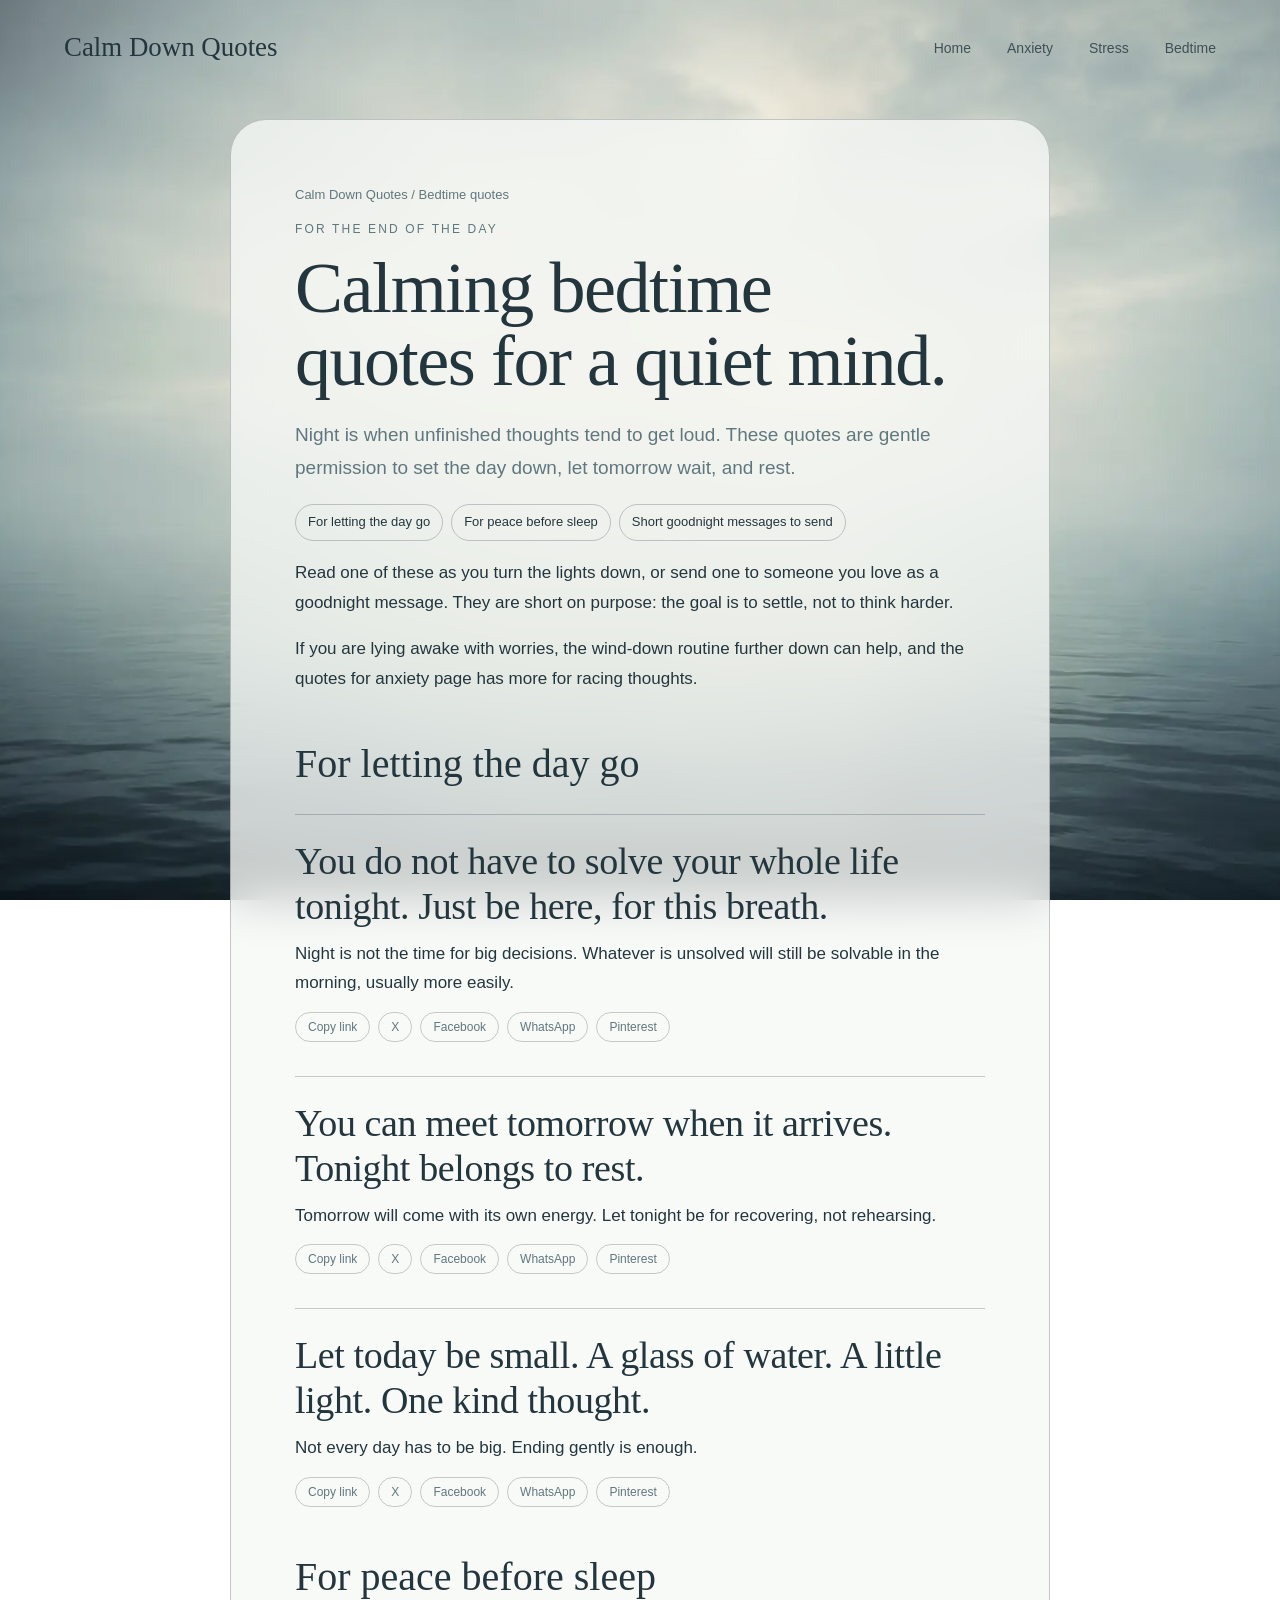
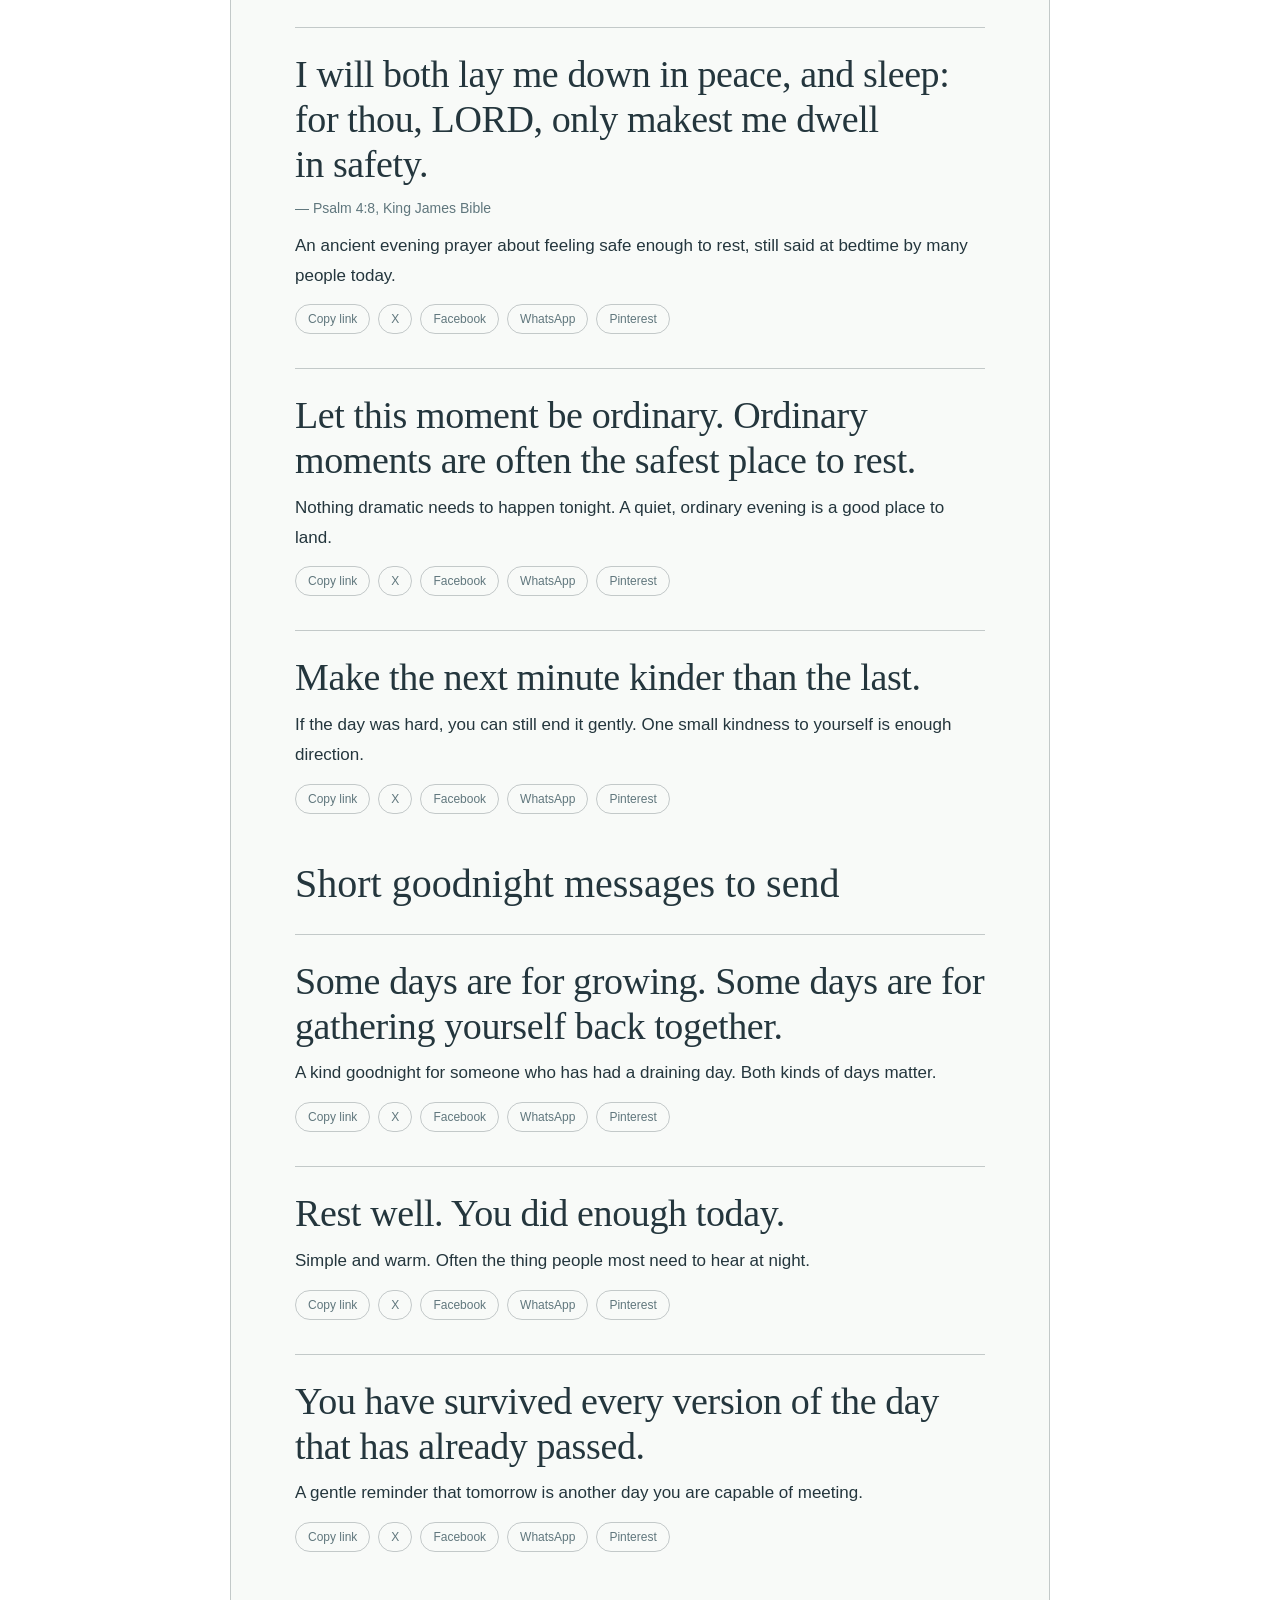
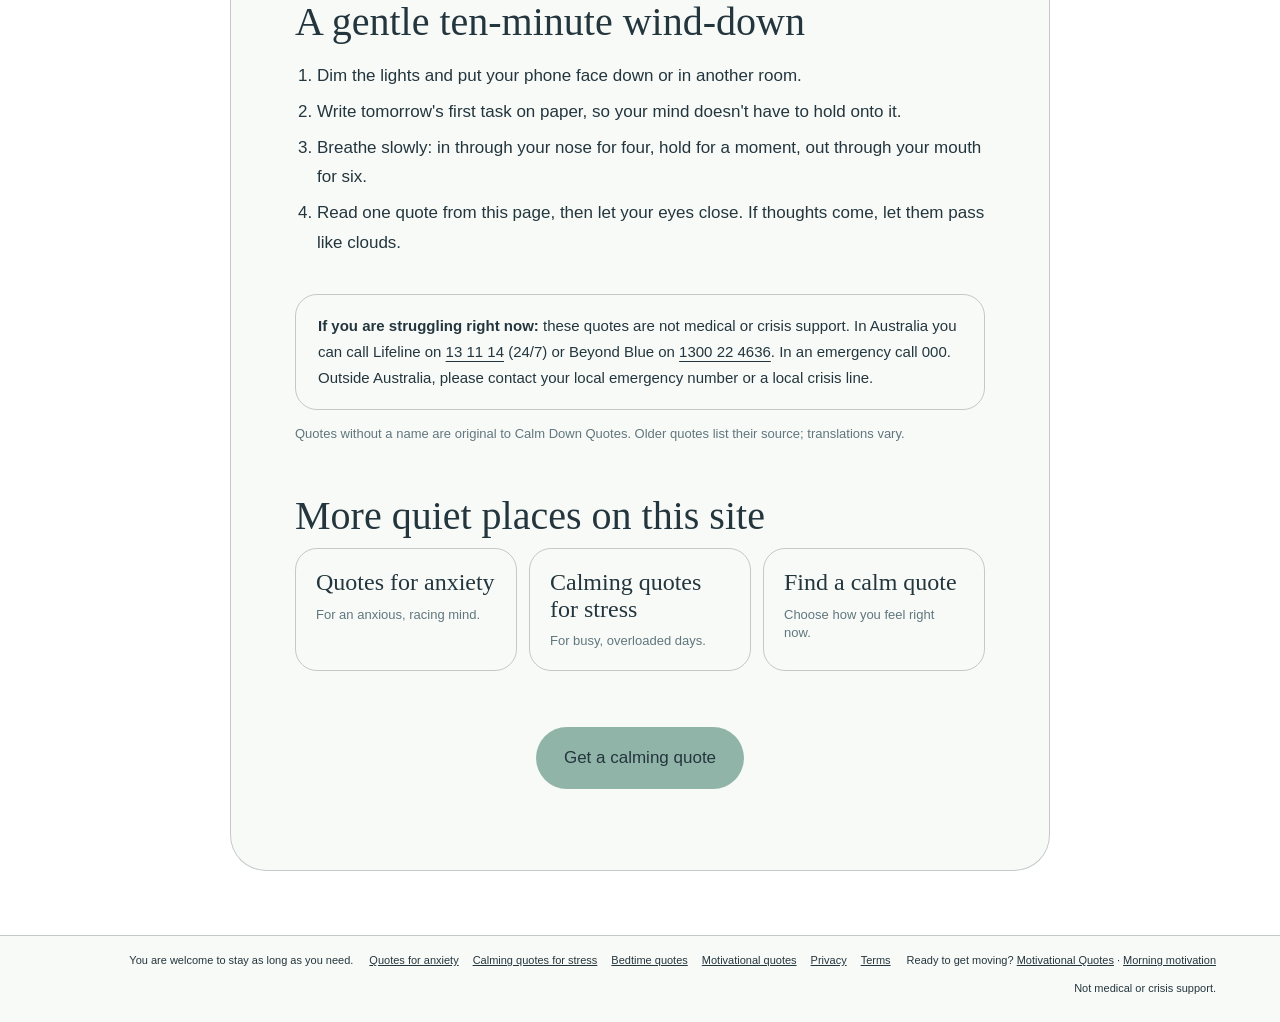
<file: bedtime-quotes/index.html>
<!doctype html>
<html lang="en-AU">
<head>
  <meta charset="utf-8">
  <meta name="viewport" content="width=device-width,initial-scale=1,viewport-fit=cover">
  <title>Calming Bedtime Quotes — Peaceful Words for a Quiet Mind Before Sleep</title>
  <meta name="description" content="Calming bedtime quotes and goodnight words for a quiet mind before sleep, plus a simple wind-down routine for nights when your thoughts won&#x27;t settle.">
  <meta name="robots" content="index,follow,max-image-preview:large">
  <meta name="theme-color" content="#a8c5c4">
  <meta http-equiv="Content-Security-Policy" content="default-src 'self'; img-src 'self' data: blob:; style-src 'self' 'unsafe-inline' https://fonts.googleapis.com; font-src https://fonts.gstatic.com; script-src 'self' 'unsafe-inline' https://www.googletagmanager.com https://www.google-analytics.com https://static.cloudflareinsights.com; connect-src 'self' https://www.google-analytics.com https://*.google-analytics.com https://cloudflareinsights.com; object-src 'none'; base-uri 'self'; form-action 'self'; upgrade-insecure-requests">
  <link rel="canonical" href="https://zero-cool-crash.github.io/calm-down-quotes.github.io/bedtime-quotes/">
  <link rel="icon" href="../favicon.ico" sizes="any">
  <link rel="icon" href="../icon.svg" type="image/svg+xml">
  <link rel="apple-touch-icon" href="../apple-touch-icon.png">
  <meta property="og:type" content="article">
  <meta property="og:site_name" content="Calm Down Quotes">
  <meta property="og:title" content="Calming Bedtime Quotes — Peaceful Words for a Quiet Mind Before Sleep">
  <meta property="og:description" content="Peaceful bedtime quotes and a simple wind-down routine for nights when your mind won&#x27;t settle.">
  <meta property="og:url" content="https://zero-cool-crash.github.io/calm-down-quotes.github.io/bedtime-quotes/">
  <meta property="og:image" content="https://zero-cool-crash.github.io/calm-down-quotes.github.io/og-image.png">
  <meta property="og:image:width" content="1200">
  <meta property="og:image:height" content="630">
  <meta property="og:locale" content="en_AU">
  <meta name="twitter:card" content="summary_large_image">
  <meta name="twitter:title" content="Calming Bedtime Quotes — Peaceful Words for a Quiet Mind Before Sleep">
  <meta name="twitter:description" content="Peaceful bedtime quotes and a simple wind-down routine for nights when your mind won&#x27;t settle.">
  <meta name="twitter:image" content="https://zero-cool-crash.github.io/calm-down-quotes.github.io/og-image.png">
  <link rel="preconnect" href="https://fonts.googleapis.com"><link rel="preconnect" href="https://fonts.gstatic.com" crossorigin>
  <link href="https://fonts.googleapis.com/css2?family=DM+Sans:wght@400;500;600&family=Instrument+Serif&display=swap" rel="stylesheet">
  <link rel="stylesheet" href="../style.css">
  <link rel="stylesheet" href="../content.css">
  <script async src="https://www.googletagmanager.com/gtag/js?id=G-K9P7Z4CKYG"></script>
  <script>window.dataLayer=window.dataLayer||[];function gtag(){dataLayer.push(arguments)}gtag('js',new Date());gtag('config','G-K9P7Z4CKYG',{anonymize_ip:true});</script>
  <script defer src="https://static.cloudflareinsights.com/beacon.min.js" data-cf-beacon='{"token": "e2ef8944c808484183336a91832bf2d7"}'></script>
  <script type="application/ld+json">
{
 "@context": "https://schema.org",
 "@graph": [
  {
   "@type": "Article",
   "headline": "Calming Bedtime Quotes — Peaceful Words for a Quiet Mind Before Sleep",
   "description": "Calming bedtime quotes and goodnight words for a quiet mind before sleep, plus a simple wind-down routine for nights when your thoughts won't settle.",
   "image": "https://zero-cool-crash.github.io/calm-down-quotes.github.io/og-image.png",
   "inLanguage": "en-AU",
   "author": {
    "@type": "Organization",
    "name": "Calm Down Quotes",
    "url": "https://zero-cool-crash.github.io/calm-down-quotes.github.io/"
   },
   "publisher": {
    "@type": "Organization",
    "name": "Calm Down Quotes",
    "logo": {
     "@type": "ImageObject",
     "url": "https://zero-cool-crash.github.io/calm-down-quotes.github.io/icon-512.png"
    }
   },
   "mainEntityOfPage": "https://zero-cool-crash.github.io/calm-down-quotes.github.io/bedtime-quotes/",
   "datePublished": "2026-10-20",
   "dateModified": "2026-10-20",
   "hasPart": [
    {
     "@type": "Quotation",
     "text": "You do not have to solve your whole life tonight. Just be here, for this breath.",
     "creator": {
      "@type": "Organization",
      "name": "Calm Down Quotes"
     }
    },
    {
     "@type": "Quotation",
     "text": "You can meet tomorrow when it arrives. Tonight belongs to rest.",
     "creator": {
      "@type": "Organization",
      "name": "Calm Down Quotes"
     }
    },
    {
     "@type": "Quotation",
     "text": "Let today be small. A glass of water. A little light. One kind thought.",
     "creator": {
      "@type": "Organization",
      "name": "Calm Down Quotes"
     }
    },
    {
     "@type": "Quotation",
     "text": "I will both lay me down in peace, and sleep: for thou, LORD, only makest me dwell in safety.",
     "isPartOf": {
      "@type": "Book",
      "name": "King James Bible"
     },
     "name": "Psalm 4:8",
     "citation": "King James Bible"
    },
    {
     "@type": "Quotation",
     "text": "Let this moment be ordinary. Ordinary moments are often the safest place to rest.",
     "creator": {
      "@type": "Organization",
      "name": "Calm Down Quotes"
     }
    },
    {
     "@type": "Quotation",
     "text": "Make the next minute kinder than the last.",
     "creator": {
      "@type": "Organization",
      "name": "Calm Down Quotes"
     }
    },
    {
     "@type": "Quotation",
     "text": "Some days are for growing. Some days are for gathering yourself back together.",
     "creator": {
      "@type": "Organization",
      "name": "Calm Down Quotes"
     }
    },
    {
     "@type": "Quotation",
     "text": "Rest well. You did enough today.",
     "creator": {
      "@type": "Organization",
      "name": "Calm Down Quotes"
     }
    },
    {
     "@type": "Quotation",
     "text": "You have survived every version of the day that has already passed.",
     "creator": {
      "@type": "Organization",
      "name": "Calm Down Quotes"
     }
    }
   ]
  },
  {
   "@type": "BreadcrumbList",
   "itemListElement": [
    {
     "@type": "ListItem",
     "position": 1,
     "name": "Calm Down Quotes",
     "item": "https://zero-cool-crash.github.io/calm-down-quotes.github.io/"
    },
    {
     "@type": "ListItem",
     "position": 2,
     "name": "Bedtime quotes",
     "item": "https://zero-cool-crash.github.io/calm-down-quotes.github.io/bedtime-quotes/"
    }
   ]
  }
 ]
}
  </script>
</head>
<body class="theme-water">
  <div class="backdrop" aria-hidden="true"></div>
  <header class="header"><a class="brand" href="../">Calm Down Quotes</a><nav class="content-nav" aria-label="Main navigation"><a href="../">Home</a><a href="../quotes-for-anxiety/">Anxiety</a><a href="../calming-quotes-for-stress/">Stress</a><a href="../bedtime-quotes/">Bedtime</a></nav></header>
  <main class="article">
    <nav class="breadcrumbs" aria-label="Breadcrumb"><a href="../">Calm Down Quotes</a> <span aria-hidden="true">/</span> <span>Bedtime quotes</span></nav>
    <p class="eyebrow">For the end of the day</p>
    <h1>Calming bedtime quotes for a quiet mind.</h1>
    <p class="lead">Night is when unfinished thoughts tend to get loud. These quotes are gentle permission to set the day down, let tomorrow wait, and rest.</p>
    <nav class="jump-links" aria-label="Page sections"><a href="#letgo">For letting the day go</a><a href="#peace">For peace before sleep</a><a href="#goodnight">Short goodnight messages to send</a></nav>
      <p>Read one of these as you turn the lights down, or send one to someone you love as a goodnight message. They are short on purpose: the goal is to settle, not to think harder.</p>
      <p>If you are lying awake with worries, the wind-down routine further down can help, and the quotes for anxiety page has more for racing thoughts.</p>

      <h2 id="letgo">For letting the day go</h2>
      <div class="quote-entry" id="q-1" data-share-quote><blockquote>You do not have to solve your whole life tonight. Just be here, for this breath.</blockquote><p>Night is not the time for big decisions. Whatever is unsolved will still be solvable in the morning, usually more easily.</p></div>
      <div class="quote-entry" id="q-2" data-share-quote><blockquote>You can meet tomorrow when it arrives. Tonight belongs to rest.</blockquote><p>Tomorrow will come with its own energy. Let tonight be for recovering, not rehearsing.</p></div>
      <div class="quote-entry" id="q-3" data-share-quote><blockquote>Let today be small. A glass of water. A little light. One kind thought.</blockquote><p>Not every day has to be big. Ending gently is enough.</p></div>

      <h2 id="peace">For peace before sleep</h2>
      <div class="quote-entry" id="q-4" data-share-quote data-by="Psalm 4:8"><blockquote>I will both lay me down in peace, and sleep: for thou, LORD, only makest me dwell in safety.</blockquote><cite>— Psalm 4:8, <span>King James Bible</span></cite><p>An ancient evening prayer about feeling safe enough to rest, still said at bedtime by many people today.</p></div>
      <div class="quote-entry" id="q-5" data-share-quote><blockquote>Let this moment be ordinary. Ordinary moments are often the safest place to rest.</blockquote><p>Nothing dramatic needs to happen tonight. A quiet, ordinary evening is a good place to land.</p></div>
      <div class="quote-entry" id="q-6" data-share-quote><blockquote>Make the next minute kinder than the last.</blockquote><p>If the day was hard, you can still end it gently. One small kindness to yourself is enough direction.</p></div>

      <h2 id="goodnight">Short goodnight messages to send</h2>
      <div class="quote-entry" id="q-7" data-share-quote><blockquote>Some days are for growing. Some days are for gathering yourself back together.</blockquote><p>A kind goodnight for someone who has had a draining day. Both kinds of days matter.</p></div>
      <div class="quote-entry" id="q-8" data-share-quote><blockquote>Rest well. You did enough today.</blockquote><p>Simple and warm. Often the thing people most need to hear at night.</p></div>
      <div class="quote-entry" id="q-9" data-share-quote><blockquote>You have survived every version of the day that has already passed.</blockquote><p>A gentle reminder that tomorrow is another day you are capable of meeting.</p></div>

      <h2 id="practice">A gentle ten-minute wind-down</h2>
      <ol><li>Dim the lights and put your phone face down or in another room.</li><li>Write tomorrow's first task on paper, so your mind doesn't have to hold onto it.</li><li>Breathe slowly: in through your nose for four, hold for a moment, out through your mouth for six.</li><li>Read one quote from this page, then let your eyes close. If thoughts come, let them pass like clouds.</li></ol>
      <div class="support-note"><p><strong>If you are struggling right now:</strong> these quotes are not medical or crisis support. In Australia you can call Lifeline on <a href="tel:131114">13 11 14</a> (24/7) or Beyond Blue on <a href="tel:1300224636">1300 22 4636</a>. In an emergency call 000. Outside Australia, please contact your local emergency number or a local crisis line.</p></div>
      <p class="small">Quotes without a name are original to Calm Down Quotes. Older quotes list their source; translations vary.</p>
    <section class="related" aria-labelledby="related-title"><h2 id="related-title">More quiet places on this site</h2><div class="topic-grid"><a class="topic-card" href="../quotes-for-anxiety/"><strong>Quotes for anxiety</strong><span>For an anxious, racing mind.</span></a><a class="topic-card" href="../calming-quotes-for-stress/"><strong>Calming quotes for stress</strong><span>For busy, overloaded days.</span></a><a class="topic-card" href="../"><strong>Find a calm quote</strong><span>Choose how you feel right now.</span></a></div></section>
    <p class="back-home"><a class="primary legal-home" href="../">Get a calming quote</a></p>
  </main>
  <footer class="site-footer"><span>You are welcome to stay as long as you need.</span><nav aria-label="Footer navigation"><a href="../quotes-for-anxiety/">Quotes for anxiety</a><a href="../calming-quotes-for-stress/">Calming quotes for stress</a><a href="../bedtime-quotes/">Bedtime quotes</a><a href="../motivational-quotes/">Motivational quotes</a><a href="../privacy.html">Privacy</a><a href="../terms.html">Terms</a></nav><span>Ready to get moving? <a href="https://motivation-daily.pages.dev/">Motivational Quotes</a> · <a href="https://motivation-daily.pages.dev/morning-motivation-quotes">Morning motivation</a></span><span>Not medical or crisis support.</span></footer>
  <script src="../share.js" data-site="Calm Down Quotes" defer></script>
</body>
</html>
</file>
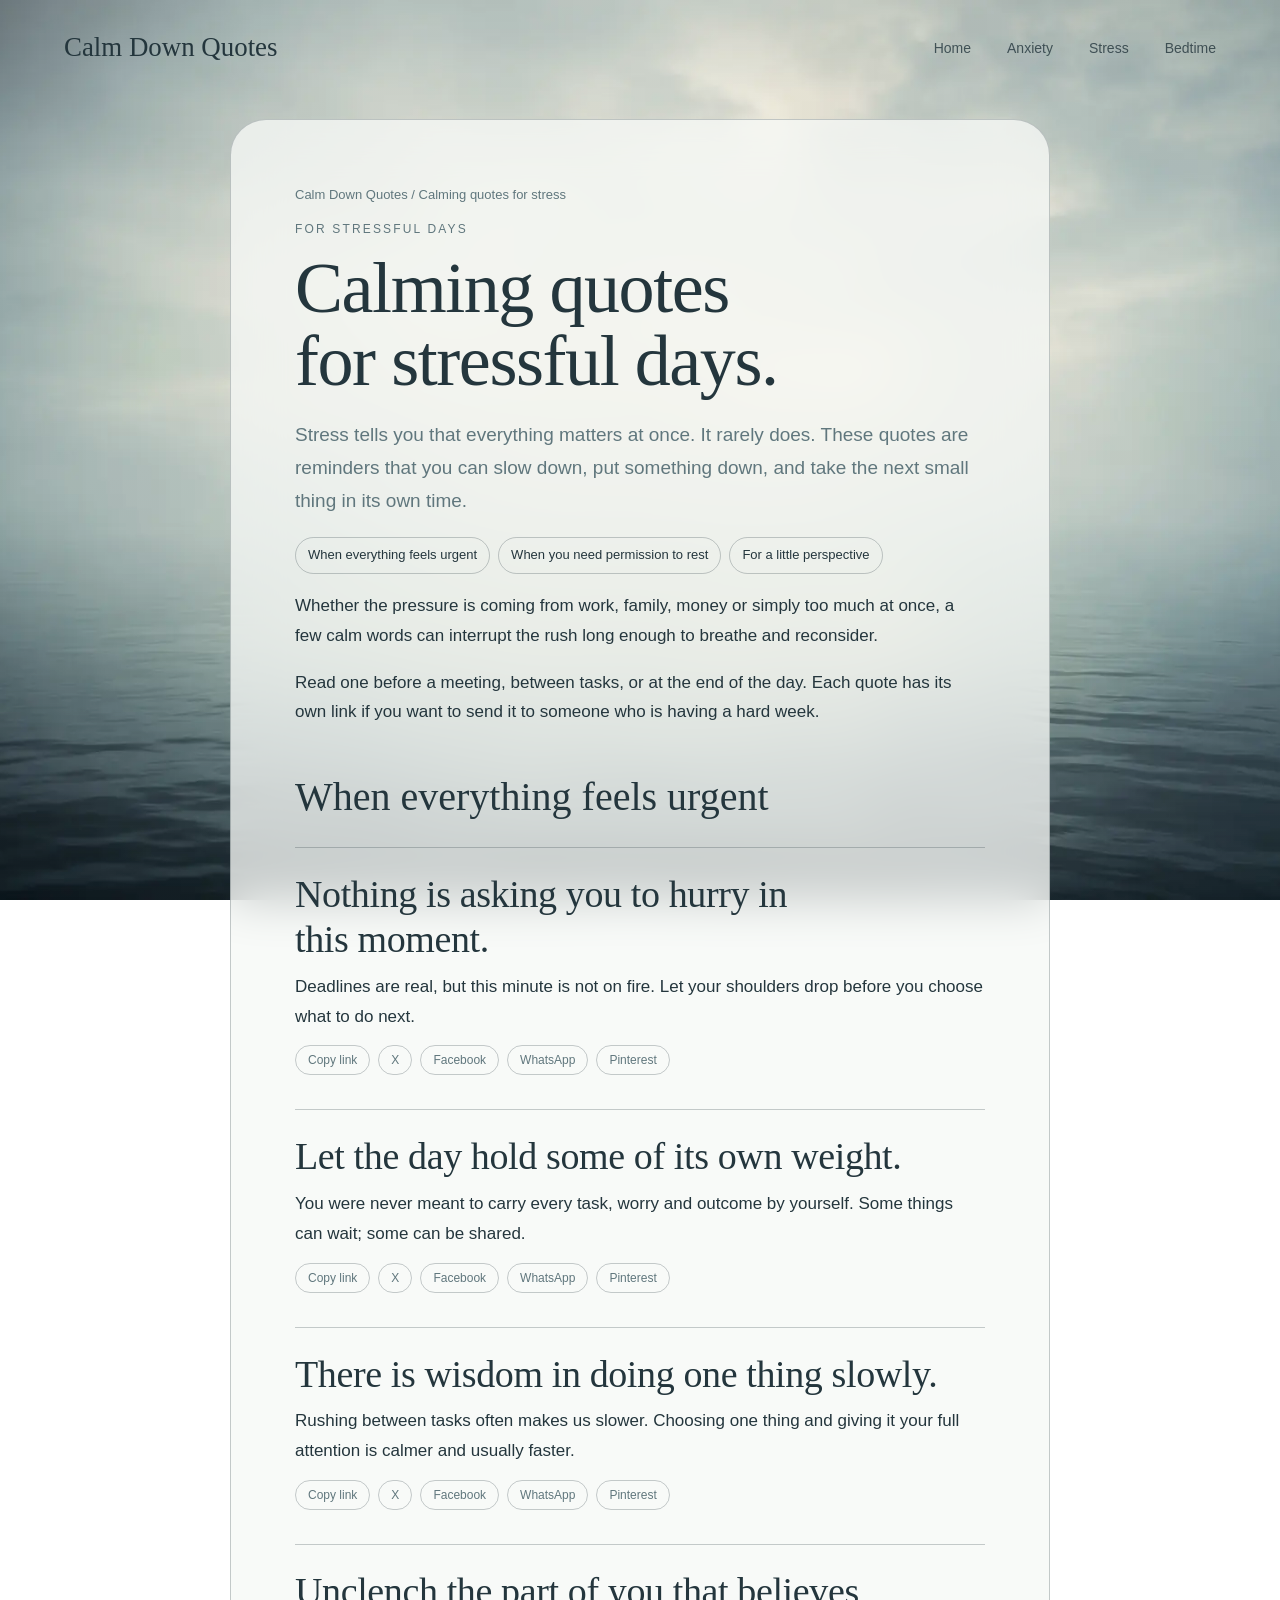
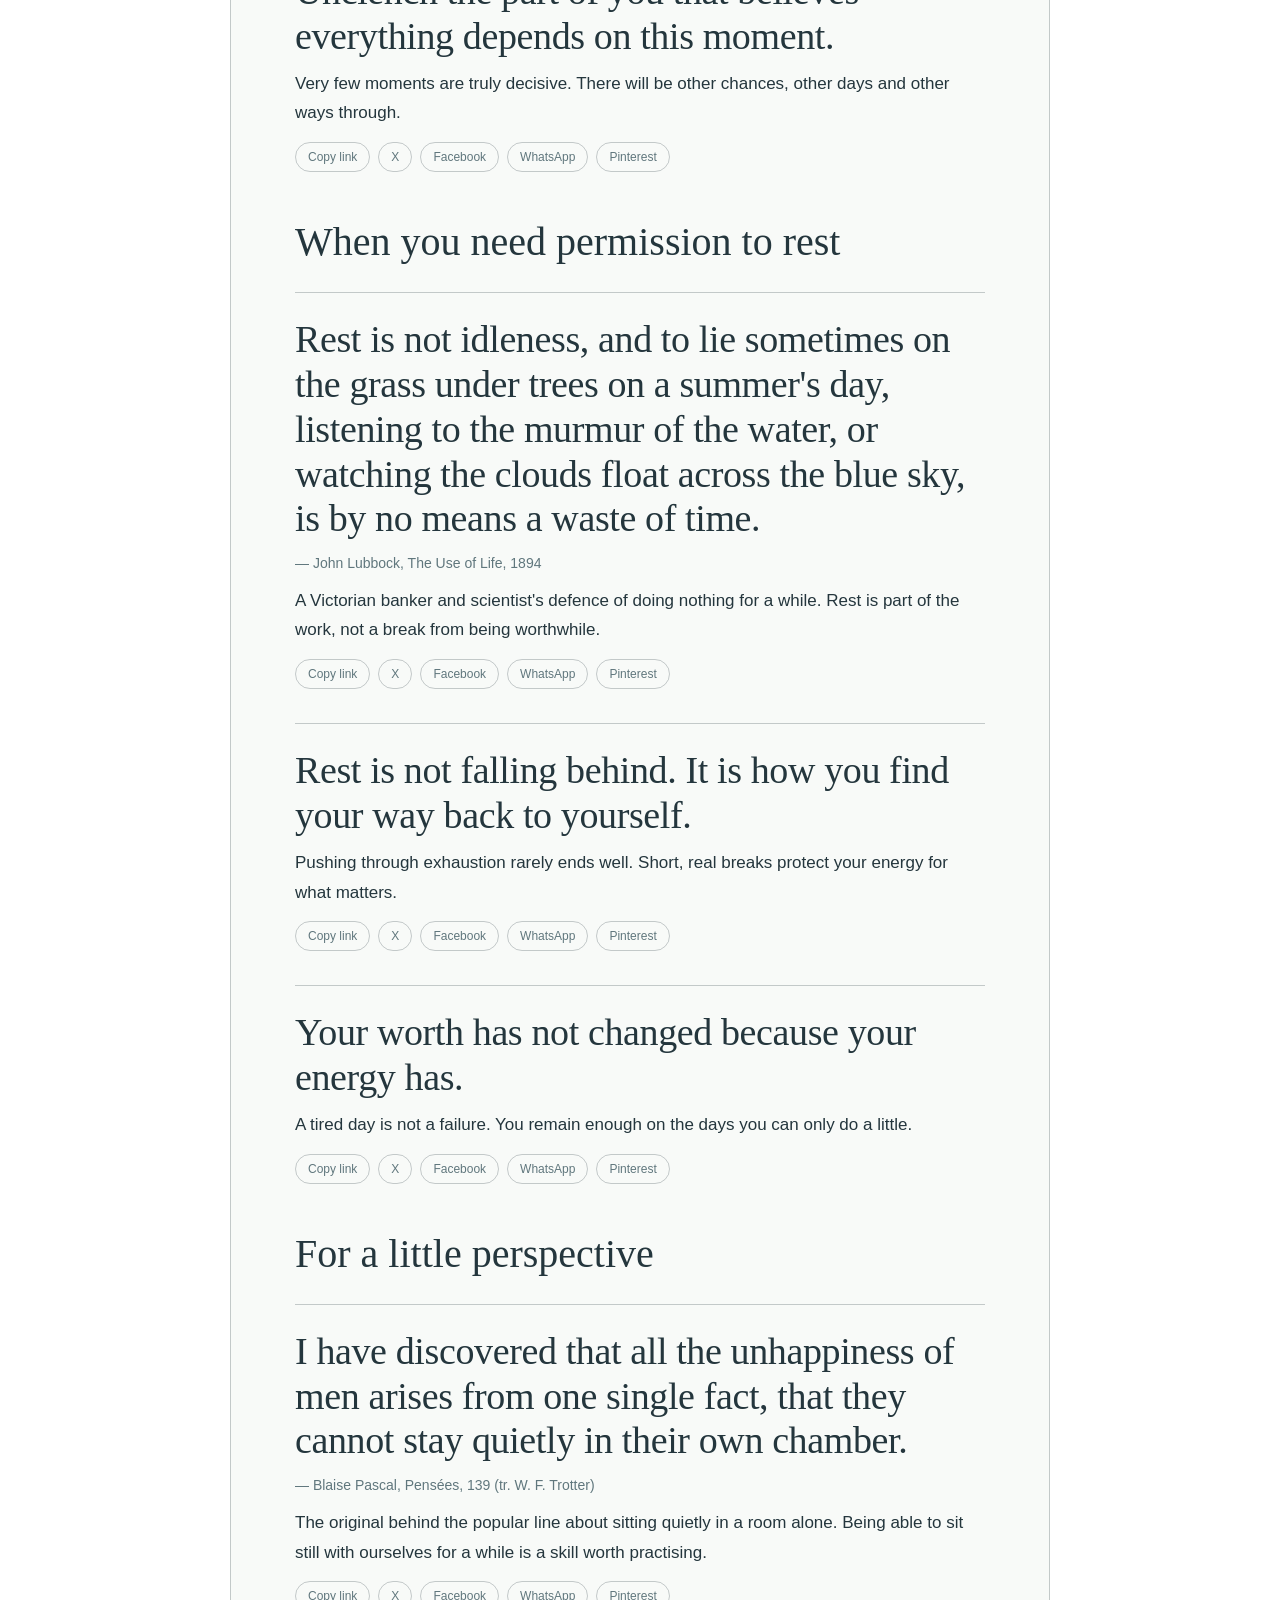
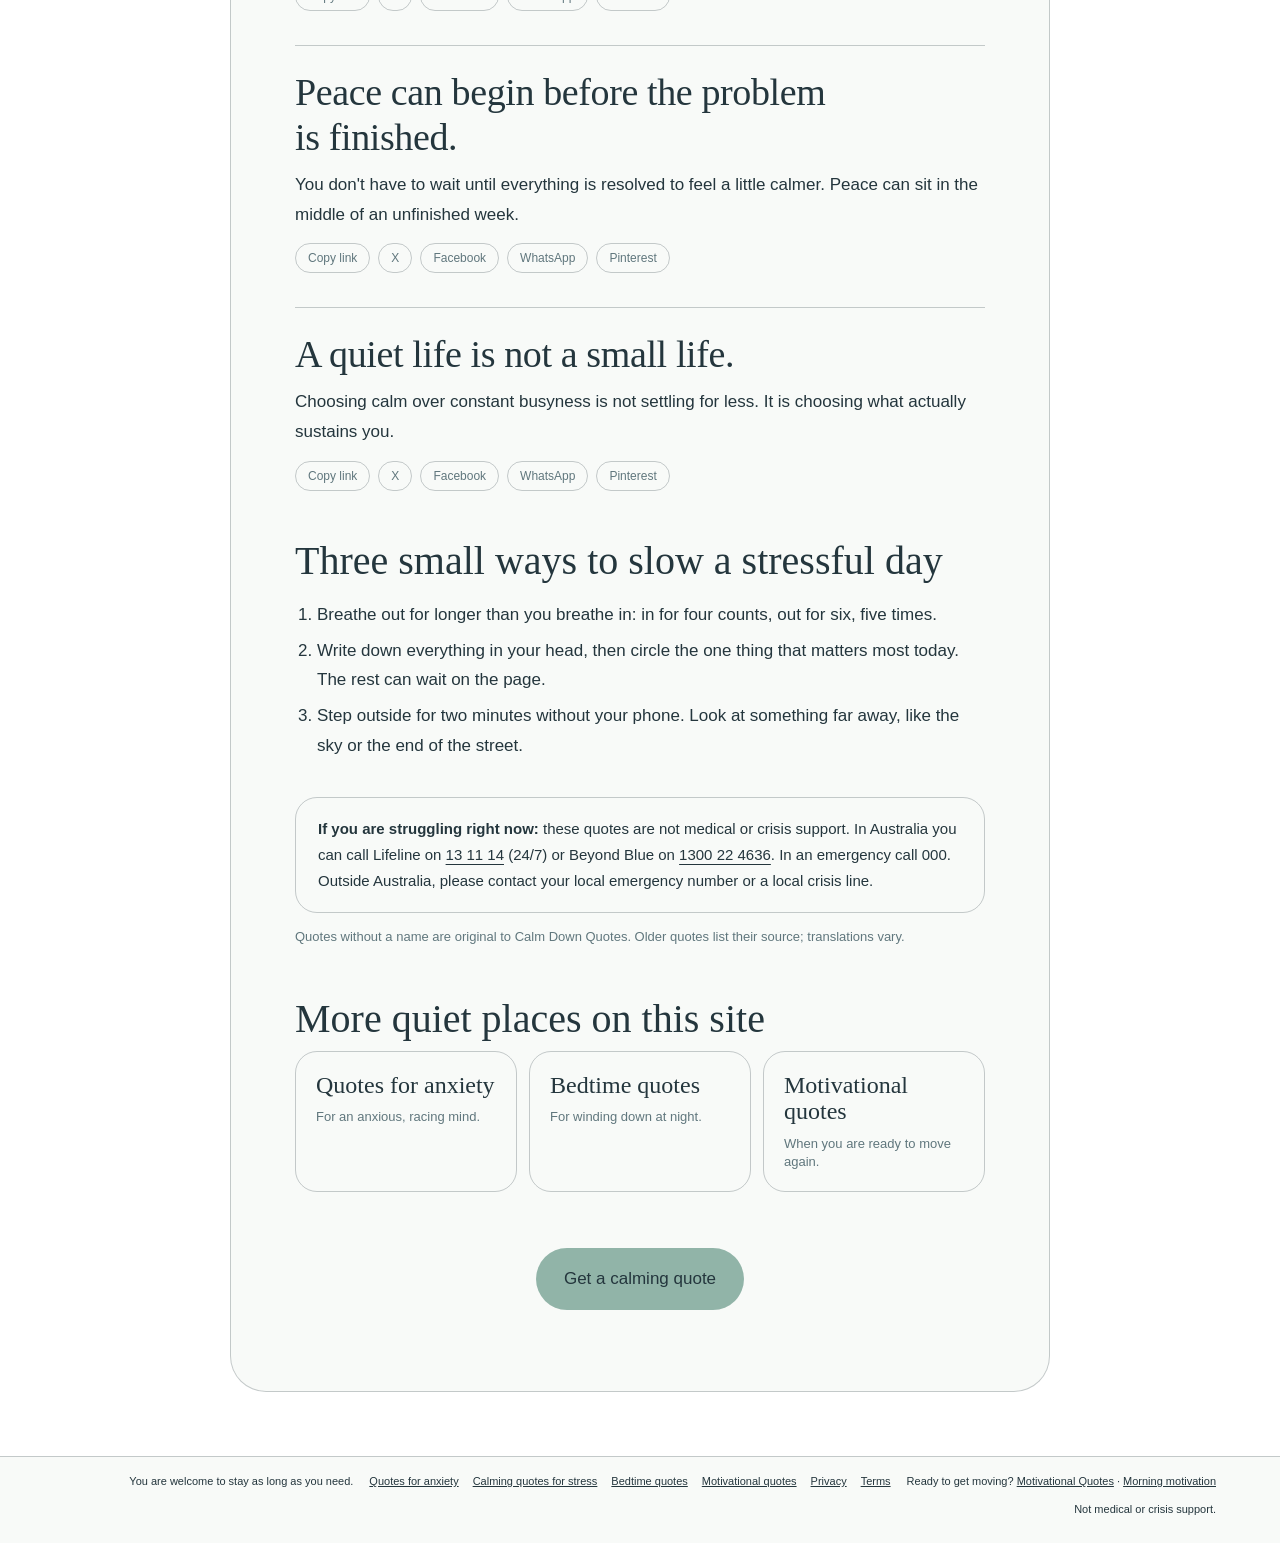
<file: calming-quotes-for-stress/index.html>
<!doctype html>
<html lang="en-AU">
<head>
  <meta charset="utf-8">
  <meta name="viewport" content="width=device-width,initial-scale=1,viewport-fit=cover">
  <title>Calming Quotes for Stress — Words to Slow Down a Busy, Overloaded Day</title>
  <meta name="description" content="Calming quotes for stress at work and at home, for when everything feels urgent. Gentle reminders to slow down, rest and take one small thing at a time.">
  <meta name="robots" content="index,follow,max-image-preview:large">
  <meta name="theme-color" content="#a8c5c4">
  <meta http-equiv="Content-Security-Policy" content="default-src 'self'; img-src 'self' data: blob:; style-src 'self' 'unsafe-inline' https://fonts.googleapis.com; font-src https://fonts.gstatic.com; script-src 'self' 'unsafe-inline' https://www.googletagmanager.com https://www.google-analytics.com https://static.cloudflareinsights.com; connect-src 'self' https://www.google-analytics.com https://*.google-analytics.com https://cloudflareinsights.com; object-src 'none'; base-uri 'self'; form-action 'self'; upgrade-insecure-requests">
  <link rel="canonical" href="https://zero-cool-crash.github.io/calm-down-quotes.github.io/calming-quotes-for-stress/">
  <link rel="icon" href="../favicon.ico" sizes="any">
  <link rel="icon" href="../icon.svg" type="image/svg+xml">
  <link rel="apple-touch-icon" href="../apple-touch-icon.png">
  <meta property="og:type" content="article">
  <meta property="og:site_name" content="Calm Down Quotes">
  <meta property="og:title" content="Calming Quotes for Stress — Words to Slow Down a Busy, Overloaded Day">
  <meta property="og:description" content="Calming quotes for stressful, overloaded days, with three small ways to slow down.">
  <meta property="og:url" content="https://zero-cool-crash.github.io/calm-down-quotes.github.io/calming-quotes-for-stress/">
  <meta property="og:image" content="https://zero-cool-crash.github.io/calm-down-quotes.github.io/og-image.png">
  <meta property="og:image:width" content="1200">
  <meta property="og:image:height" content="630">
  <meta property="og:locale" content="en_AU">
  <meta name="twitter:card" content="summary_large_image">
  <meta name="twitter:title" content="Calming Quotes for Stress — Words to Slow Down a Busy, Overloaded Day">
  <meta name="twitter:description" content="Calming quotes for stressful, overloaded days, with three small ways to slow down.">
  <meta name="twitter:image" content="https://zero-cool-crash.github.io/calm-down-quotes.github.io/og-image.png">
  <link rel="preconnect" href="https://fonts.googleapis.com"><link rel="preconnect" href="https://fonts.gstatic.com" crossorigin>
  <link href="https://fonts.googleapis.com/css2?family=DM+Sans:wght@400;500;600&family=Instrument+Serif&display=swap" rel="stylesheet">
  <link rel="stylesheet" href="../style.css">
  <link rel="stylesheet" href="../content.css">
  <script async src="https://www.googletagmanager.com/gtag/js?id=G-K9P7Z4CKYG"></script>
  <script>window.dataLayer=window.dataLayer||[];function gtag(){dataLayer.push(arguments)}gtag('js',new Date());gtag('config','G-K9P7Z4CKYG',{anonymize_ip:true});</script>
  <script defer src="https://static.cloudflareinsights.com/beacon.min.js" data-cf-beacon='{"token": "e2ef8944c808484183336a91832bf2d7"}'></script>
  <script type="application/ld+json">
{
 "@context": "https://schema.org",
 "@graph": [
  {
   "@type": "Article",
   "headline": "Calming Quotes for Stress — Words to Slow Down a Busy, Overloaded Day",
   "description": "Calming quotes for stress at work and at home, for when everything feels urgent. Gentle reminders to slow down, rest and take one small thing at a time.",
   "image": "https://zero-cool-crash.github.io/calm-down-quotes.github.io/og-image.png",
   "inLanguage": "en-AU",
   "author": {
    "@type": "Organization",
    "name": "Calm Down Quotes",
    "url": "https://zero-cool-crash.github.io/calm-down-quotes.github.io/"
   },
   "publisher": {
    "@type": "Organization",
    "name": "Calm Down Quotes",
    "logo": {
     "@type": "ImageObject",
     "url": "https://zero-cool-crash.github.io/calm-down-quotes.github.io/icon-512.png"
    }
   },
   "mainEntityOfPage": "https://zero-cool-crash.github.io/calm-down-quotes.github.io/calming-quotes-for-stress/",
   "datePublished": "2026-10-20",
   "dateModified": "2026-10-20",
   "hasPart": [
    {
     "@type": "Quotation",
     "text": "Nothing is asking you to hurry in this moment.",
     "creator": {
      "@type": "Organization",
      "name": "Calm Down Quotes"
     }
    },
    {
     "@type": "Quotation",
     "text": "Let the day hold some of its own weight.",
     "creator": {
      "@type": "Organization",
      "name": "Calm Down Quotes"
     }
    },
    {
     "@type": "Quotation",
     "text": "There is wisdom in doing one thing slowly.",
     "creator": {
      "@type": "Organization",
      "name": "Calm Down Quotes"
     }
    },
    {
     "@type": "Quotation",
     "text": "Unclench the part of you that believes everything depends on this moment.",
     "creator": {
      "@type": "Organization",
      "name": "Calm Down Quotes"
     }
    },
    {
     "@type": "Quotation",
     "text": "Rest is not idleness, and to lie sometimes on the grass under trees on a summer's day, listening to the murmur of the water, or watching the clouds float across the blue sky, is by no means a waste of time.",
     "creator": {
      "@type": "Person",
      "name": "John Lubbock"
     },
     "citation": "The Use of Life, 1894"
    },
    {
     "@type": "Quotation",
     "text": "Rest is not falling behind. It is how you find your way back to yourself.",
     "creator": {
      "@type": "Organization",
      "name": "Calm Down Quotes"
     }
    },
    {
     "@type": "Quotation",
     "text": "Your worth has not changed because your energy has.",
     "creator": {
      "@type": "Organization",
      "name": "Calm Down Quotes"
     }
    },
    {
     "@type": "Quotation",
     "text": "I have discovered that all the unhappiness of men arises from one single fact, that they cannot stay quietly in their own chamber.",
     "creator": {
      "@type": "Person",
      "name": "Blaise Pascal"
     },
     "citation": "Pensées, 139 (tr. W. F. Trotter)"
    },
    {
     "@type": "Quotation",
     "text": "Peace can begin before the problem is finished.",
     "creator": {
      "@type": "Organization",
      "name": "Calm Down Quotes"
     }
    },
    {
     "@type": "Quotation",
     "text": "A quiet life is not a small life.",
     "creator": {
      "@type": "Organization",
      "name": "Calm Down Quotes"
     }
    }
   ]
  },
  {
   "@type": "BreadcrumbList",
   "itemListElement": [
    {
     "@type": "ListItem",
     "position": 1,
     "name": "Calm Down Quotes",
     "item": "https://zero-cool-crash.github.io/calm-down-quotes.github.io/"
    },
    {
     "@type": "ListItem",
     "position": 2,
     "name": "Calming quotes for stress",
     "item": "https://zero-cool-crash.github.io/calm-down-quotes.github.io/calming-quotes-for-stress/"
    }
   ]
  }
 ]
}
  </script>
</head>
<body class="theme-water">
  <div class="backdrop" aria-hidden="true"></div>
  <header class="header"><a class="brand" href="../">Calm Down Quotes</a><nav class="content-nav" aria-label="Main navigation"><a href="../">Home</a><a href="../quotes-for-anxiety/">Anxiety</a><a href="../calming-quotes-for-stress/">Stress</a><a href="../bedtime-quotes/">Bedtime</a></nav></header>
  <main class="article">
    <nav class="breadcrumbs" aria-label="Breadcrumb"><a href="../">Calm Down Quotes</a> <span aria-hidden="true">/</span> <span>Calming quotes for stress</span></nav>
    <p class="eyebrow">For stressful days</p>
    <h1>Calming quotes for stressful days.</h1>
    <p class="lead">Stress tells you that everything matters at once. It rarely does. These quotes are reminders that you can slow down, put something down, and take the next small thing in its own time.</p>
    <nav class="jump-links" aria-label="Page sections"><a href="#overwhelmed">When everything feels urgent</a><a href="#rest">When you need permission to rest</a><a href="#perspective">For a little perspective</a></nav>
      <p>Whether the pressure is coming from work, family, money or simply too much at once, a few calm words can interrupt the rush long enough to breathe and reconsider.</p>
      <p>Read one before a meeting, between tasks, or at the end of the day. Each quote has its own link if you want to send it to someone who is having a hard week.</p>

      <h2 id="overwhelmed">When everything feels urgent</h2>
      <div class="quote-entry" id="q-1" data-share-quote><blockquote>Nothing is asking you to hurry in this moment.</blockquote><p>Deadlines are real, but this minute is not on fire. Let your shoulders drop before you choose what to do next.</p></div>
      <div class="quote-entry" id="q-2" data-share-quote><blockquote>Let the day hold some of its own weight.</blockquote><p>You were never meant to carry every task, worry and outcome by yourself. Some things can wait; some can be shared.</p></div>
      <div class="quote-entry" id="q-3" data-share-quote><blockquote>There is wisdom in doing one thing slowly.</blockquote><p>Rushing between tasks often makes us slower. Choosing one thing and giving it your full attention is calmer and usually faster.</p></div>
      <div class="quote-entry" id="q-4" data-share-quote><blockquote>Unclench the part of you that believes everything depends on this moment.</blockquote><p>Very few moments are truly decisive. There will be other chances, other days and other ways through.</p></div>

      <h2 id="rest">When you need permission to rest</h2>
      <div class="quote-entry" id="q-5" data-share-quote data-by="John Lubbock"><blockquote>Rest is not idleness, and to lie sometimes on the grass under trees on a summer's day, listening to the murmur of the water, or watching the clouds float across the blue sky, is by no means a waste of time.</blockquote><cite>— John Lubbock, <span>The Use of Life, 1894</span></cite><p>A Victorian banker and scientist's defence of doing nothing for a while. Rest is part of the work, not a break from being worthwhile.</p></div>
      <div class="quote-entry" id="q-6" data-share-quote><blockquote>Rest is not falling behind. It is how you find your way back to yourself.</blockquote><p>Pushing through exhaustion rarely ends well. Short, real breaks protect your energy for what matters.</p></div>
      <div class="quote-entry" id="q-7" data-share-quote><blockquote>Your worth has not changed because your energy has.</blockquote><p>A tired day is not a failure. You remain enough on the days you can only do a little.</p></div>

      <h2 id="perspective">For a little perspective</h2>
      <div class="quote-entry" id="q-8" data-share-quote data-by="Blaise Pascal"><blockquote>I have discovered that all the unhappiness of men arises from one single fact, that they cannot stay quietly in their own chamber.</blockquote><cite>— Blaise Pascal, <span>Pensées, 139 (tr. W. F. Trotter)</span></cite><p>The original behind the popular line about sitting quietly in a room alone. Being able to sit still with ourselves for a while is a skill worth practising.</p></div>
      <div class="quote-entry" id="q-9" data-share-quote><blockquote>Peace can begin before the problem is finished.</blockquote><p>You don't have to wait until everything is resolved to feel a little calmer. Peace can sit in the middle of an unfinished week.</p></div>
      <div class="quote-entry" id="q-10" data-share-quote><blockquote>A quiet life is not a small life.</blockquote><p>Choosing calm over constant busyness is not settling for less. It is choosing what actually sustains you.</p></div>

      <h2 id="practice">Three small ways to slow a stressful day</h2>
      <ol><li>Breathe out for longer than you breathe in: in for four counts, out for six, five times.</li><li>Write down everything in your head, then circle the one thing that matters most today. The rest can wait on the page.</li><li>Step outside for two minutes without your phone. Look at something far away, like the sky or the end of the street.</li></ol>
      <div class="support-note"><p><strong>If you are struggling right now:</strong> these quotes are not medical or crisis support. In Australia you can call Lifeline on <a href="tel:131114">13 11 14</a> (24/7) or Beyond Blue on <a href="tel:1300224636">1300 22 4636</a>. In an emergency call 000. Outside Australia, please contact your local emergency number or a local crisis line.</p></div>
      <p class="small">Quotes without a name are original to Calm Down Quotes. Older quotes list their source; translations vary.</p>
    <section class="related" aria-labelledby="related-title"><h2 id="related-title">More quiet places on this site</h2><div class="topic-grid"><a class="topic-card" href="../quotes-for-anxiety/"><strong>Quotes for anxiety</strong><span>For an anxious, racing mind.</span></a><a class="topic-card" href="../bedtime-quotes/"><strong>Bedtime quotes</strong><span>For winding down at night.</span></a><a class="topic-card" href="../motivational-quotes/"><strong>Motivational quotes</strong><span>When you are ready to move again.</span></a></div></section>
    <p class="back-home"><a class="primary legal-home" href="../">Get a calming quote</a></p>
  </main>
  <footer class="site-footer"><span>You are welcome to stay as long as you need.</span><nav aria-label="Footer navigation"><a href="../quotes-for-anxiety/">Quotes for anxiety</a><a href="../calming-quotes-for-stress/">Calming quotes for stress</a><a href="../bedtime-quotes/">Bedtime quotes</a><a href="../motivational-quotes/">Motivational quotes</a><a href="../privacy.html">Privacy</a><a href="../terms.html">Terms</a></nav><span>Ready to get moving? <a href="https://motivation-daily.pages.dev/">Motivational Quotes</a> · <a href="https://motivation-daily.pages.dev/morning-motivation-quotes">Morning motivation</a></span><span>Not medical or crisis support.</span></footer>
  <script src="../share.js" data-site="Calm Down Quotes" defer></script>
</body>
</html>
</file>
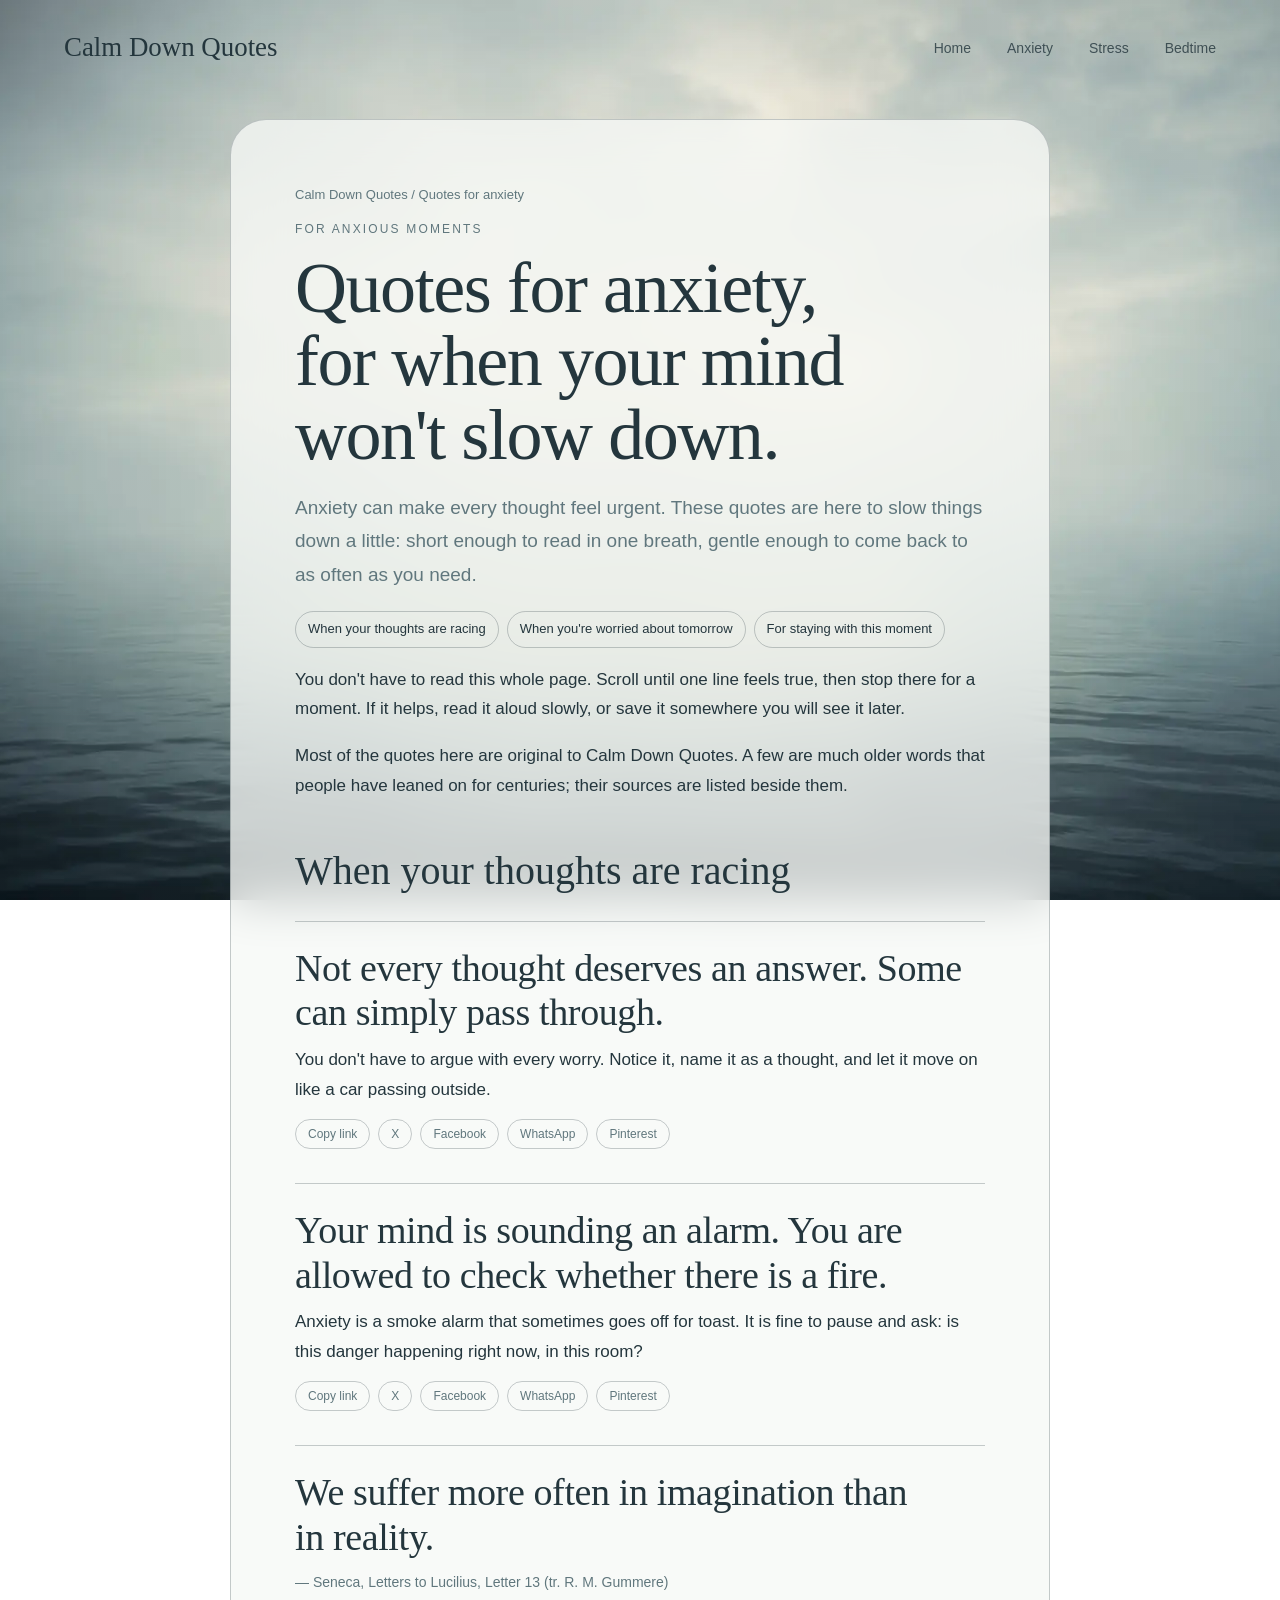
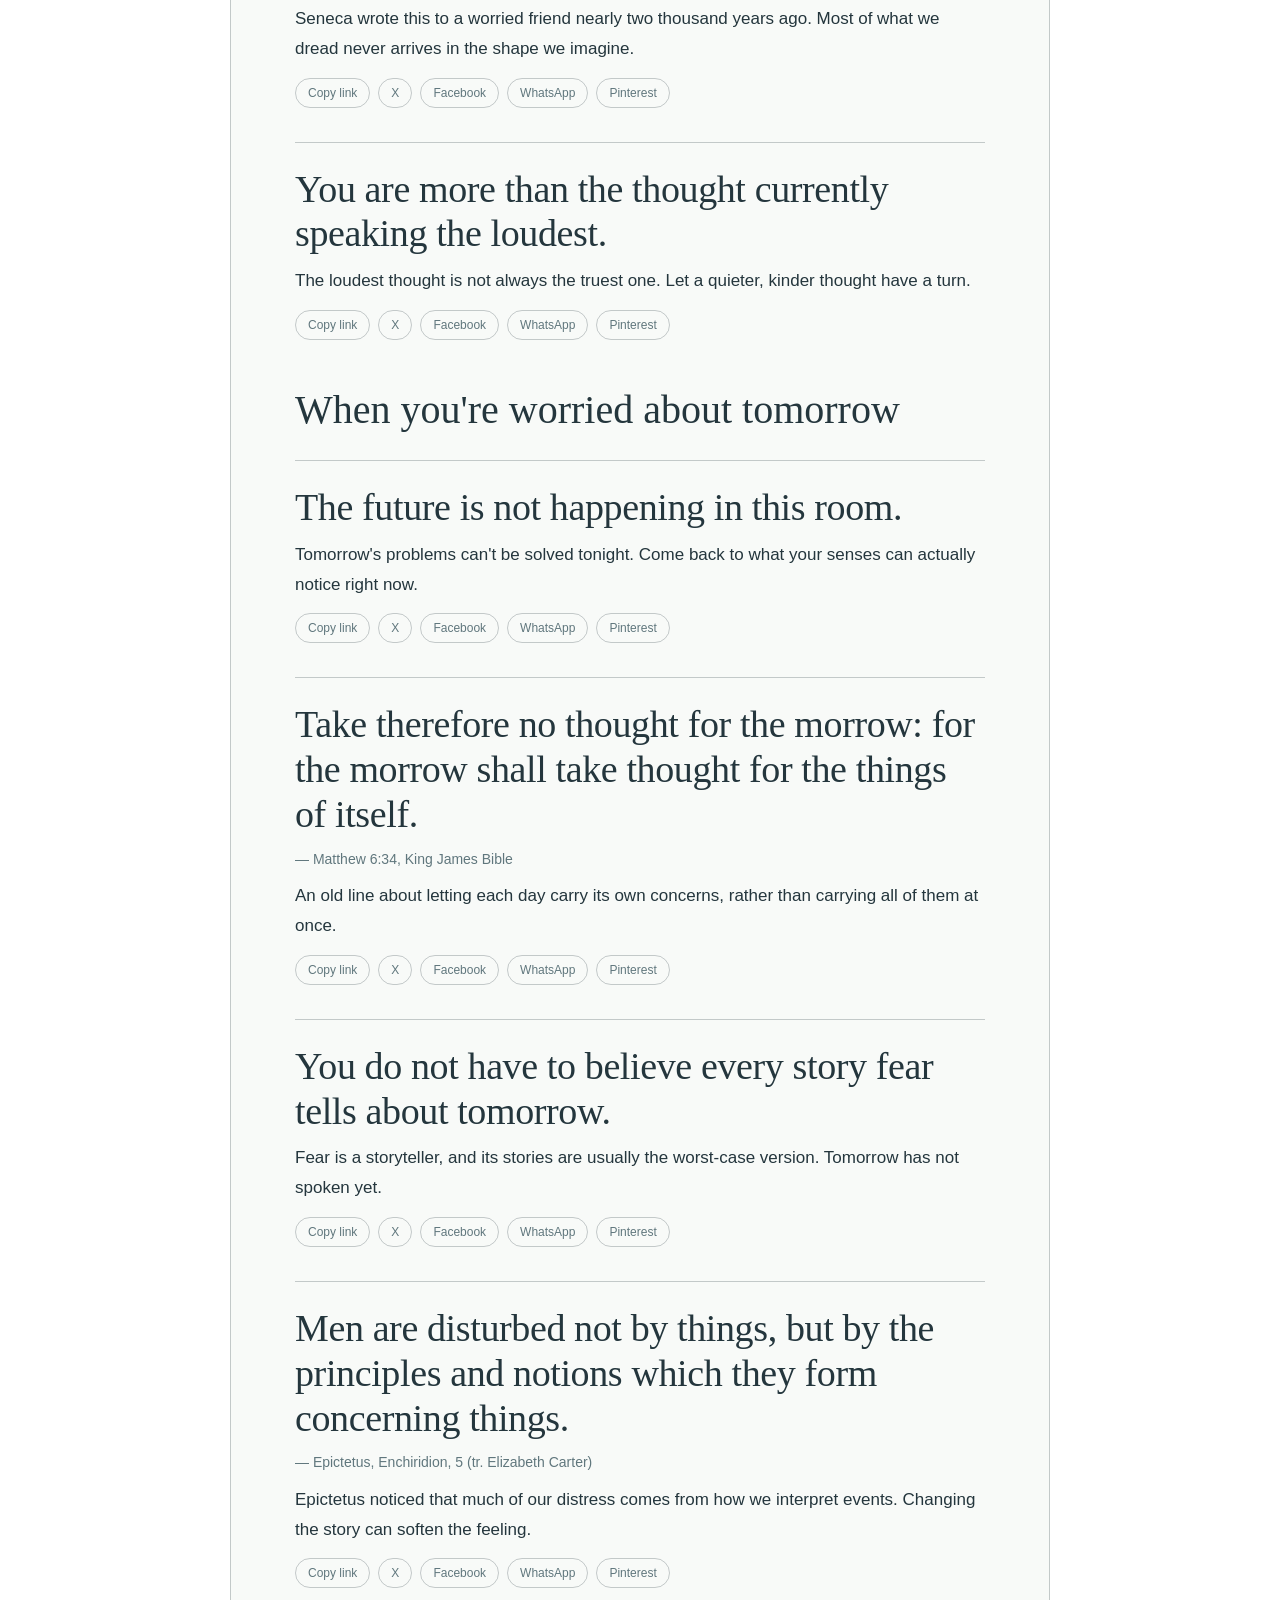
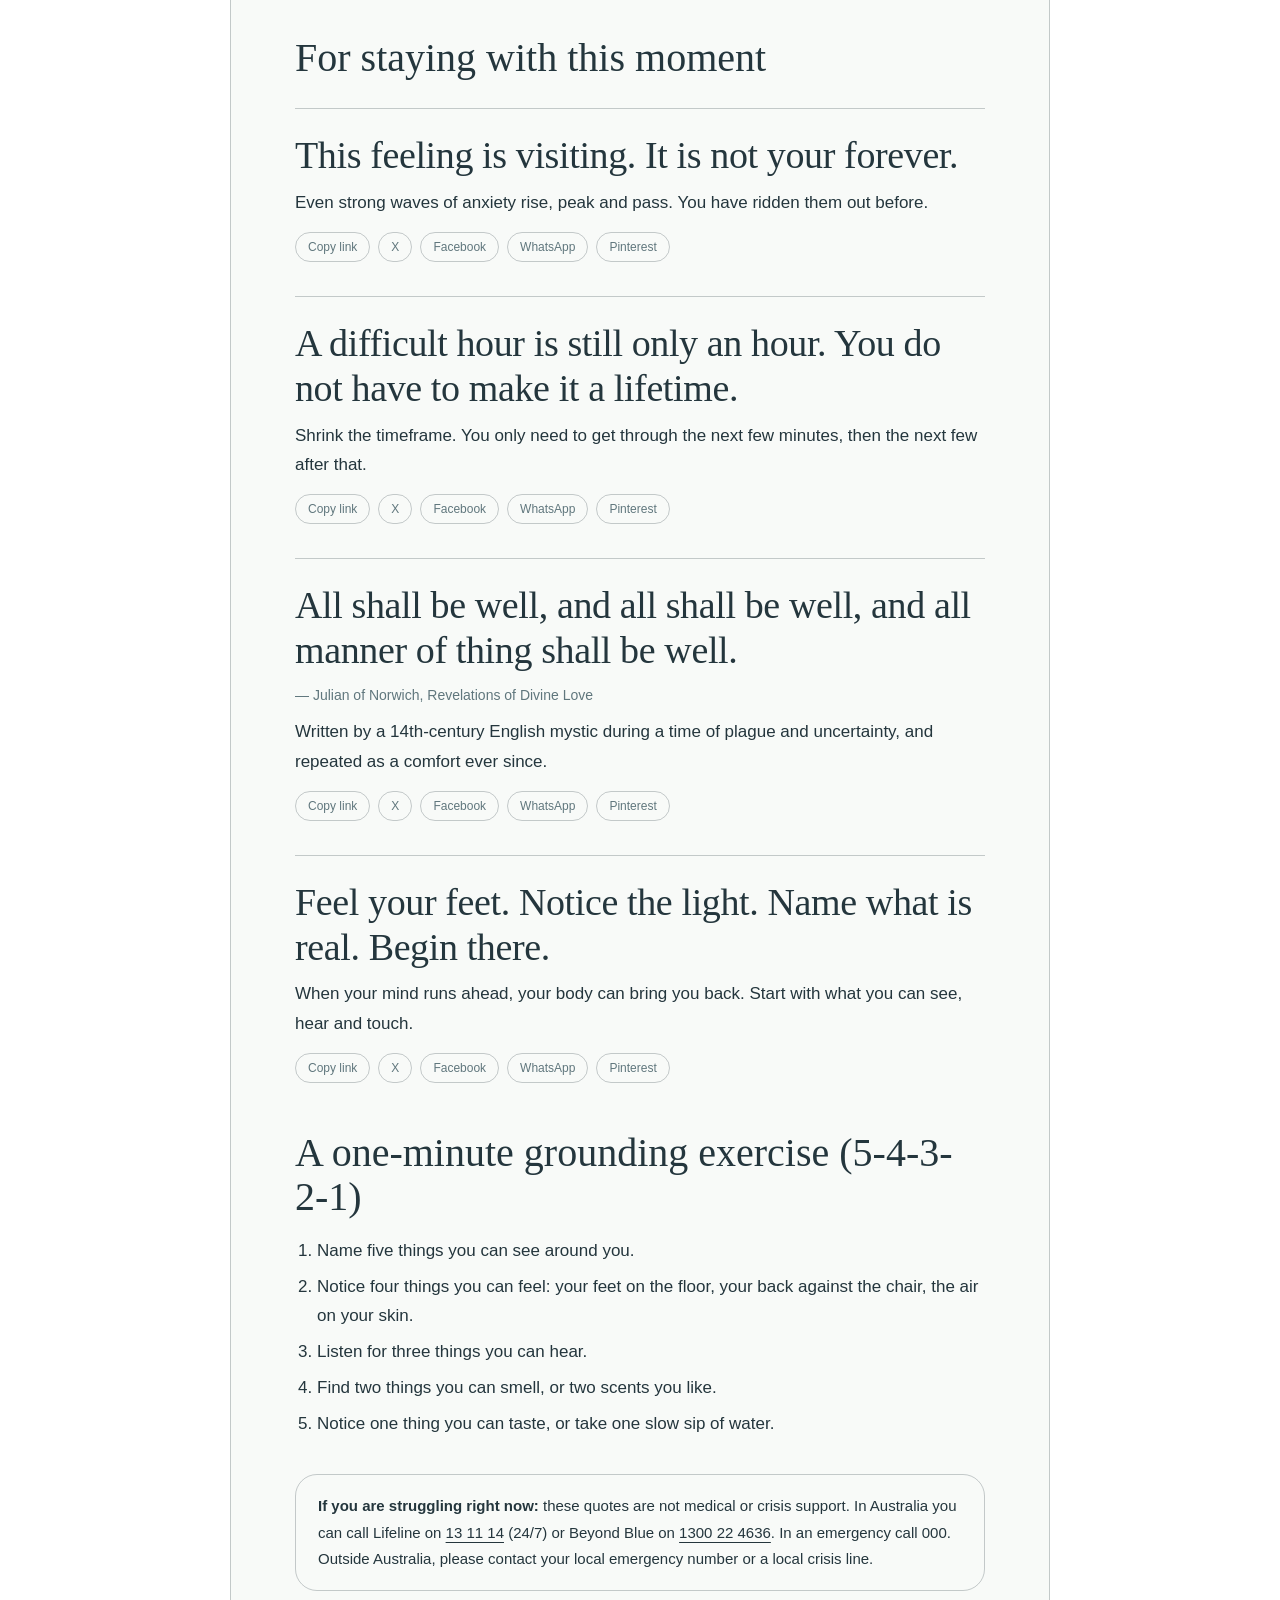
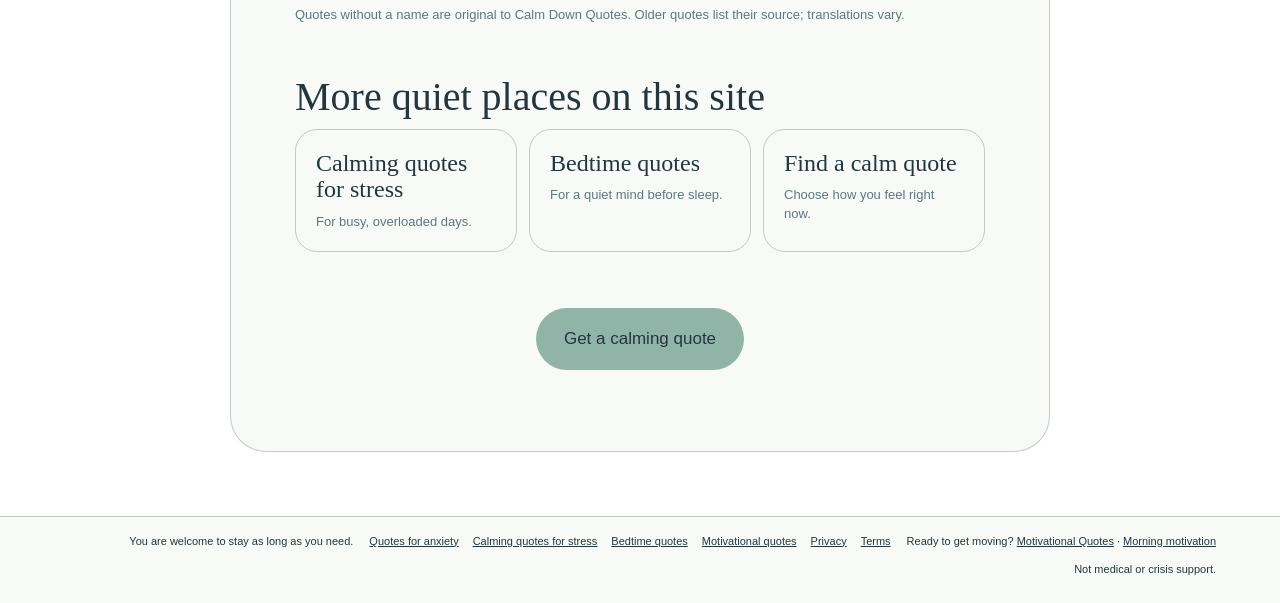
<file: quotes-for-anxiety/index.html>
<!doctype html>
<html lang="en-AU">
<head>
  <meta charset="utf-8">
  <meta name="viewport" content="width=device-width,initial-scale=1,viewport-fit=cover">
  <title>Quotes for Anxiety — Gentle, Calming Words for an Anxious Mind</title>
  <meta name="description" content="Calming quotes for anxiety and overthinking, with a simple grounding exercise. Gentle words to read when your mind is racing and you need to slow down.">
  <meta name="robots" content="index,follow,max-image-preview:large">
  <meta name="theme-color" content="#a8c5c4">
  <meta http-equiv="Content-Security-Policy" content="default-src 'self'; img-src 'self' data: blob:; style-src 'self' 'unsafe-inline' https://fonts.googleapis.com; font-src https://fonts.gstatic.com; script-src 'self' 'unsafe-inline' https://www.googletagmanager.com https://www.google-analytics.com https://static.cloudflareinsights.com; connect-src 'self' https://www.google-analytics.com https://*.google-analytics.com https://cloudflareinsights.com; object-src 'none'; base-uri 'self'; form-action 'self'; upgrade-insecure-requests">
  <link rel="canonical" href="https://zero-cool-crash.github.io/calm-down-quotes.github.io/quotes-for-anxiety/">
  <link rel="icon" href="../favicon.ico" sizes="any">
  <link rel="icon" href="../icon.svg" type="image/svg+xml">
  <link rel="apple-touch-icon" href="../apple-touch-icon.png">
  <meta property="og:type" content="article">
  <meta property="og:site_name" content="Calm Down Quotes">
  <meta property="og:title" content="Quotes for Anxiety — Gentle, Calming Words for an Anxious Mind">
  <meta property="og:description" content="Gentle quotes for anxious moments, plus a simple grounding exercise you can do right now.">
  <meta property="og:url" content="https://zero-cool-crash.github.io/calm-down-quotes.github.io/quotes-for-anxiety/">
  <meta property="og:image" content="https://zero-cool-crash.github.io/calm-down-quotes.github.io/og-image.png">
  <meta property="og:image:width" content="1200">
  <meta property="og:image:height" content="630">
  <meta property="og:locale" content="en_AU">
  <meta name="twitter:card" content="summary_large_image">
  <meta name="twitter:title" content="Quotes for Anxiety — Gentle, Calming Words for an Anxious Mind">
  <meta name="twitter:description" content="Gentle quotes for anxious moments, plus a simple grounding exercise you can do right now.">
  <meta name="twitter:image" content="https://zero-cool-crash.github.io/calm-down-quotes.github.io/og-image.png">
  <link rel="preconnect" href="https://fonts.googleapis.com"><link rel="preconnect" href="https://fonts.gstatic.com" crossorigin>
  <link href="https://fonts.googleapis.com/css2?family=DM+Sans:wght@400;500;600&family=Instrument+Serif&display=swap" rel="stylesheet">
  <link rel="stylesheet" href="../style.css">
  <link rel="stylesheet" href="../content.css">
  <script async src="https://www.googletagmanager.com/gtag/js?id=G-K9P7Z4CKYG"></script>
  <script>window.dataLayer=window.dataLayer||[];function gtag(){dataLayer.push(arguments)}gtag('js',new Date());gtag('config','G-K9P7Z4CKYG',{anonymize_ip:true});</script>
  <script defer src="https://static.cloudflareinsights.com/beacon.min.js" data-cf-beacon='{"token": "e2ef8944c808484183336a91832bf2d7"}'></script>
  <script type="application/ld+json">
{
 "@context": "https://schema.org",
 "@graph": [
  {
   "@type": "Article",
   "headline": "Quotes for Anxiety — Gentle, Calming Words for an Anxious Mind",
   "description": "Calming quotes for anxiety and overthinking, with a simple grounding exercise. Gentle words to read when your mind is racing and you need to slow down.",
   "image": "https://zero-cool-crash.github.io/calm-down-quotes.github.io/og-image.png",
   "inLanguage": "en-AU",
   "author": {
    "@type": "Organization",
    "name": "Calm Down Quotes",
    "url": "https://zero-cool-crash.github.io/calm-down-quotes.github.io/"
   },
   "publisher": {
    "@type": "Organization",
    "name": "Calm Down Quotes",
    "logo": {
     "@type": "ImageObject",
     "url": "https://zero-cool-crash.github.io/calm-down-quotes.github.io/icon-512.png"
    }
   },
   "mainEntityOfPage": "https://zero-cool-crash.github.io/calm-down-quotes.github.io/quotes-for-anxiety/",
   "datePublished": "2026-10-20",
   "dateModified": "2026-10-20",
   "hasPart": [
    {
     "@type": "Quotation",
     "text": "Not every thought deserves an answer. Some can simply pass through.",
     "creator": {
      "@type": "Organization",
      "name": "Calm Down Quotes"
     }
    },
    {
     "@type": "Quotation",
     "text": "Your mind is sounding an alarm. You are allowed to check whether there is a fire.",
     "creator": {
      "@type": "Organization",
      "name": "Calm Down Quotes"
     }
    },
    {
     "@type": "Quotation",
     "text": "We suffer more often in imagination than in reality.",
     "creator": {
      "@type": "Person",
      "name": "Seneca"
     },
     "citation": "Letters to Lucilius, Letter 13 (tr. R. M. Gummere)"
    },
    {
     "@type": "Quotation",
     "text": "You are more than the thought currently speaking the loudest.",
     "creator": {
      "@type": "Organization",
      "name": "Calm Down Quotes"
     }
    },
    {
     "@type": "Quotation",
     "text": "The future is not happening in this room.",
     "creator": {
      "@type": "Organization",
      "name": "Calm Down Quotes"
     }
    },
    {
     "@type": "Quotation",
     "text": "Take therefore no thought for the morrow: for the morrow shall take thought for the things of itself.",
     "isPartOf": {
      "@type": "Book",
      "name": "King James Bible"
     },
     "name": "Matthew 6:34",
     "citation": "King James Bible"
    },
    {
     "@type": "Quotation",
     "text": "You do not have to believe every story fear tells about tomorrow.",
     "creator": {
      "@type": "Organization",
      "name": "Calm Down Quotes"
     }
    },
    {
     "@type": "Quotation",
     "text": "Men are disturbed not by things, but by the principles and notions which they form concerning things.",
     "creator": {
      "@type": "Person",
      "name": "Epictetus"
     },
     "citation": "Enchiridion, 5 (tr. Elizabeth Carter)"
    },
    {
     "@type": "Quotation",
     "text": "This feeling is visiting. It is not your forever.",
     "creator": {
      "@type": "Organization",
      "name": "Calm Down Quotes"
     }
    },
    {
     "@type": "Quotation",
     "text": "A difficult hour is still only an hour. You do not have to make it a lifetime.",
     "creator": {
      "@type": "Organization",
      "name": "Calm Down Quotes"
     }
    },
    {
     "@type": "Quotation",
     "text": "All shall be well, and all shall be well, and all manner of thing shall be well.",
     "creator": {
      "@type": "Person",
      "name": "Julian of Norwich"
     },
     "citation": "Revelations of Divine Love"
    },
    {
     "@type": "Quotation",
     "text": "Feel your feet. Notice the light. Name what is real. Begin there.",
     "creator": {
      "@type": "Organization",
      "name": "Calm Down Quotes"
     }
    }
   ]
  },
  {
   "@type": "BreadcrumbList",
   "itemListElement": [
    {
     "@type": "ListItem",
     "position": 1,
     "name": "Calm Down Quotes",
     "item": "https://zero-cool-crash.github.io/calm-down-quotes.github.io/"
    },
    {
     "@type": "ListItem",
     "position": 2,
     "name": "Quotes for anxiety",
     "item": "https://zero-cool-crash.github.io/calm-down-quotes.github.io/quotes-for-anxiety/"
    }
   ]
  }
 ]
}
  </script>
</head>
<body class="theme-water">
  <div class="backdrop" aria-hidden="true"></div>
  <header class="header"><a class="brand" href="../">Calm Down Quotes</a><nav class="content-nav" aria-label="Main navigation"><a href="../">Home</a><a href="../quotes-for-anxiety/">Anxiety</a><a href="../calming-quotes-for-stress/">Stress</a><a href="../bedtime-quotes/">Bedtime</a></nav></header>
  <main class="article">
    <nav class="breadcrumbs" aria-label="Breadcrumb"><a href="../">Calm Down Quotes</a> <span aria-hidden="true">/</span> <span>Quotes for anxiety</span></nav>
    <p class="eyebrow">For anxious moments</p>
    <h1>Quotes for anxiety, for when your mind won't slow down.</h1>
    <p class="lead">Anxiety can make every thought feel urgent. These quotes are here to slow things down a little: short enough to read in one breath, gentle enough to come back to as often as you need.</p>
    <nav class="jump-links" aria-label="Page sections"><a href="#racing">When your thoughts are racing</a><a href="#future">When you're worried about tomorrow</a><a href="#now">For staying with this moment</a></nav>
      <p>You don't have to read this whole page. Scroll until one line feels true, then stop there for a moment. If it helps, read it aloud slowly, or save it somewhere you will see it later.</p>
      <p>Most of the quotes here are original to Calm Down Quotes. A few are much older words that people have leaned on for centuries; their sources are listed beside them.</p>

      <h2 id="racing">When your thoughts are racing</h2>
      <div class="quote-entry" id="q-1" data-share-quote><blockquote>Not every thought deserves an answer. Some can simply pass through.</blockquote><p>You don't have to argue with every worry. Notice it, name it as a thought, and let it move on like a car passing outside.</p></div>
      <div class="quote-entry" id="q-2" data-share-quote><blockquote>Your mind is sounding an alarm. You are allowed to check whether there is a fire.</blockquote><p>Anxiety is a smoke alarm that sometimes goes off for toast. It is fine to pause and ask: is this danger happening right now, in this room?</p></div>
      <div class="quote-entry" id="q-3" data-share-quote data-by="Seneca"><blockquote>We suffer more often in imagination than in reality.</blockquote><cite>— Seneca, <span>Letters to Lucilius, Letter 13 (tr. R. M. Gummere)</span></cite><p>Seneca wrote this to a worried friend nearly two thousand years ago. Most of what we dread never arrives in the shape we imagine.</p></div>
      <div class="quote-entry" id="q-4" data-share-quote><blockquote>You are more than the thought currently speaking the loudest.</blockquote><p>The loudest thought is not always the truest one. Let a quieter, kinder thought have a turn.</p></div>

      <h2 id="future">When you're worried about tomorrow</h2>
      <div class="quote-entry" id="q-5" data-share-quote><blockquote>The future is not happening in this room.</blockquote><p>Tomorrow's problems can't be solved tonight. Come back to what your senses can actually notice right now.</p></div>
      <div class="quote-entry" id="q-6" data-share-quote data-by="Matthew 6:34"><blockquote>Take therefore no thought for the morrow: for the morrow shall take thought for the things of itself.</blockquote><cite>— Matthew 6:34, <span>King James Bible</span></cite><p>An old line about letting each day carry its own concerns, rather than carrying all of them at once.</p></div>
      <div class="quote-entry" id="q-7" data-share-quote><blockquote>You do not have to believe every story fear tells about tomorrow.</blockquote><p>Fear is a storyteller, and its stories are usually the worst-case version. Tomorrow has not spoken yet.</p></div>
      <div class="quote-entry" id="q-8" data-share-quote data-by="Epictetus"><blockquote>Men are disturbed not by things, but by the principles and notions which they form concerning things.</blockquote><cite>— Epictetus, <span>Enchiridion, 5 (tr. Elizabeth Carter)</span></cite><p>Epictetus noticed that much of our distress comes from how we interpret events. Changing the story can soften the feeling.</p></div>

      <h2 id="now">For staying with this moment</h2>
      <div class="quote-entry" id="q-9" data-share-quote><blockquote>This feeling is visiting. It is not your forever.</blockquote><p>Even strong waves of anxiety rise, peak and pass. You have ridden them out before.</p></div>
      <div class="quote-entry" id="q-10" data-share-quote><blockquote>A difficult hour is still only an hour. You do not have to make it a lifetime.</blockquote><p>Shrink the timeframe. You only need to get through the next few minutes, then the next few after that.</p></div>
      <div class="quote-entry" id="q-11" data-share-quote data-by="Julian of Norwich"><blockquote>All shall be well, and all shall be well, and all manner of thing shall be well.</blockquote><cite>— Julian of Norwich, <span>Revelations of Divine Love</span></cite><p>Written by a 14th-century English mystic during a time of plague and uncertainty, and repeated as a comfort ever since.</p></div>
      <div class="quote-entry" id="q-12" data-share-quote><blockquote>Feel your feet. Notice the light. Name what is real. Begin there.</blockquote><p>When your mind runs ahead, your body can bring you back. Start with what you can see, hear and touch.</p></div>

      <h2 id="practice">A one-minute grounding exercise (5-4-3-2-1)</h2>
      <ol><li>Name five things you can see around you.</li><li>Notice four things you can feel: your feet on the floor, your back against the chair, the air on your skin.</li><li>Listen for three things you can hear.</li><li>Find two things you can smell, or two scents you like.</li><li>Notice one thing you can taste, or take one slow sip of water.</li></ol>
      <div class="support-note"><p><strong>If you are struggling right now:</strong> these quotes are not medical or crisis support. In Australia you can call Lifeline on <a href="tel:131114">13 11 14</a> (24/7) or Beyond Blue on <a href="tel:1300224636">1300 22 4636</a>. In an emergency call 000. Outside Australia, please contact your local emergency number or a local crisis line.</p></div>
      <p class="small">Quotes without a name are original to Calm Down Quotes. Older quotes list their source; translations vary.</p>
    <section class="related" aria-labelledby="related-title"><h2 id="related-title">More quiet places on this site</h2><div class="topic-grid"><a class="topic-card" href="../calming-quotes-for-stress/"><strong>Calming quotes for stress</strong><span>For busy, overloaded days.</span></a><a class="topic-card" href="../bedtime-quotes/"><strong>Bedtime quotes</strong><span>For a quiet mind before sleep.</span></a><a class="topic-card" href="../"><strong>Find a calm quote</strong><span>Choose how you feel right now.</span></a></div></section>
    <p class="back-home"><a class="primary legal-home" href="../">Get a calming quote</a></p>
  </main>
  <footer class="site-footer"><span>You are welcome to stay as long as you need.</span><nav aria-label="Footer navigation"><a href="../quotes-for-anxiety/">Quotes for anxiety</a><a href="../calming-quotes-for-stress/">Calming quotes for stress</a><a href="../bedtime-quotes/">Bedtime quotes</a><a href="../motivational-quotes/">Motivational quotes</a><a href="../privacy.html">Privacy</a><a href="../terms.html">Terms</a></nav><span>Ready to get moving? <a href="https://motivation-daily.pages.dev/">Motivational Quotes</a> · <a href="https://motivation-daily.pages.dev/morning-motivation-quotes">Morning motivation</a></span><span>Not medical or crisis support.</span></footer>
  <script src="../share.js" data-site="Calm Down Quotes" defer></script>
</body>
</html>
</file>
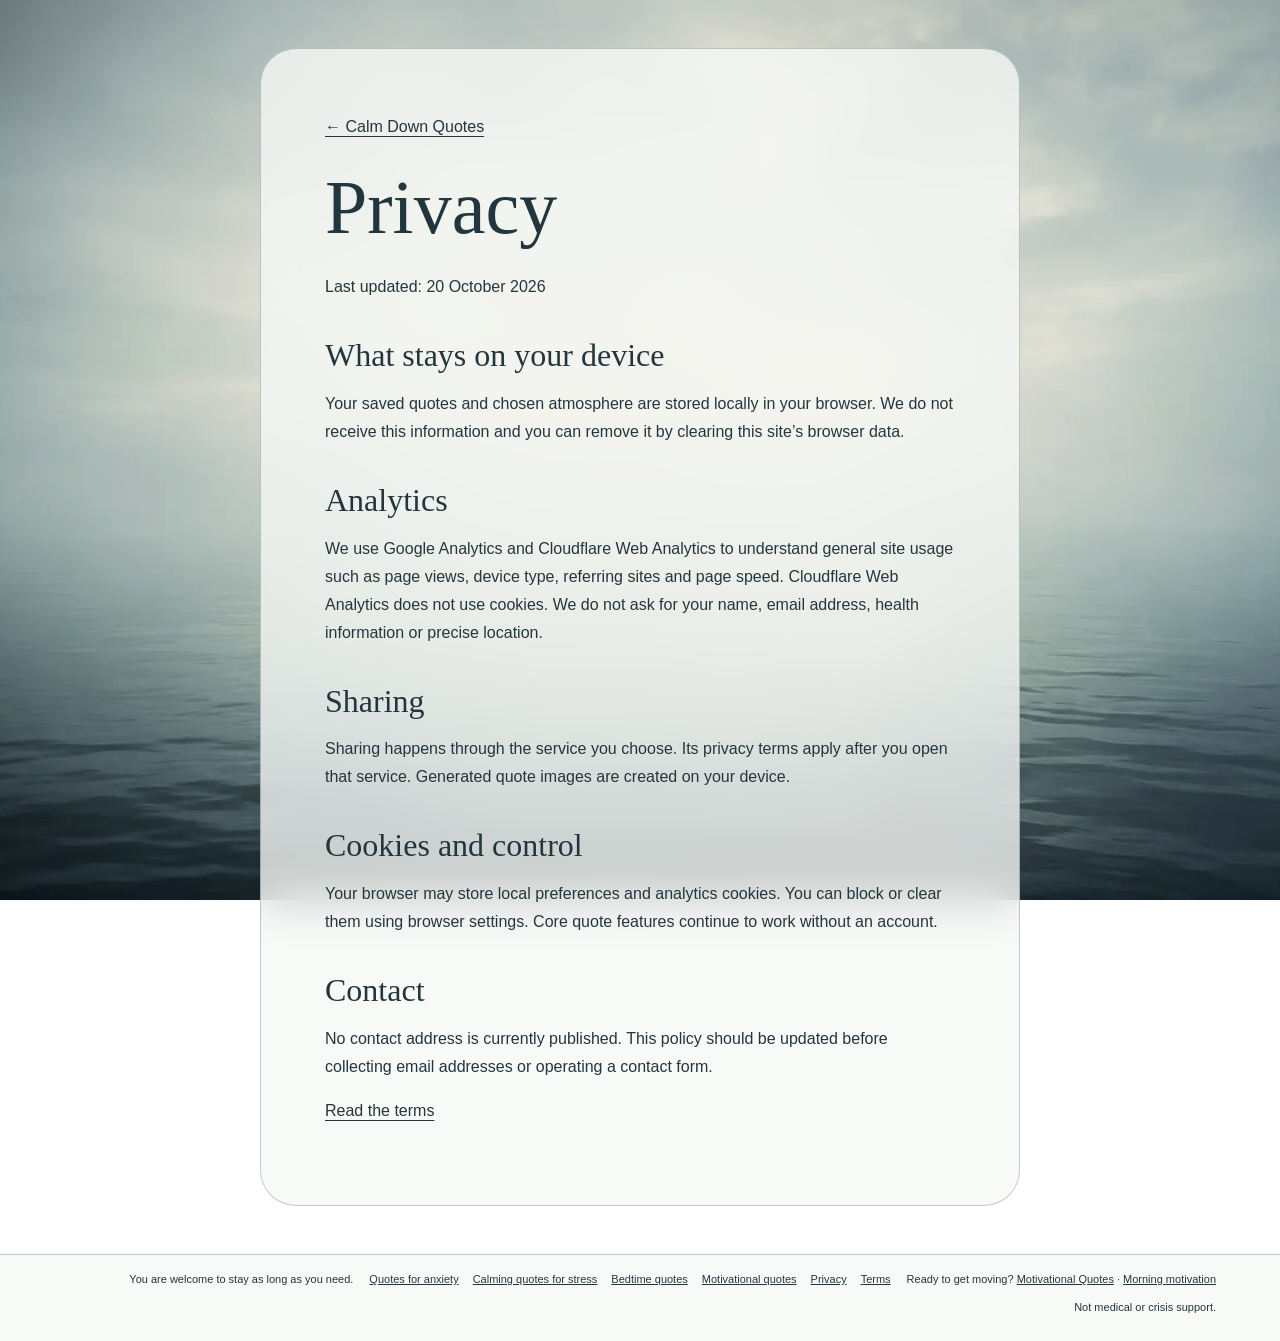
<file: privacy.html>
<!doctype html><html lang="en-AU"><head><meta charset="utf-8"><meta name="viewport" content="width=device-width,initial-scale=1"><title>Privacy — Calm Down Quotes</title><link rel="canonical" href="https://zero-cool-crash.github.io/calm-down-quotes.github.io/privacy.html"><meta name="description" content="How Calm Down Quotes handles local storage, analytics and sharing.">
  <link rel="icon" href="favicon.ico" sizes="any"><link rel="icon" href="icon.svg" type="image/svg+xml"><link rel="apple-touch-icon" href="apple-touch-icon.png"><meta name="robots" content="index,follow"><link rel="stylesheet" href="style.css">  <script defer src="https://static.cloudflareinsights.com/beacon.min.js" data-cf-beacon='{"token": "e2ef8944c808484183336a91832bf2d7"}'></script>
</head><body class="theme-water"><div class="backdrop"></div><main class="legal"><a href="./">← Calm Down Quotes</a><h1>Privacy</h1><p>Last updated: 20 October 2026</p><h2>What stays on your device</h2><p>Your saved quotes and chosen atmosphere are stored locally in your browser. We do not receive this information and you can remove it by clearing this site’s browser data.</p><h2>Analytics</h2><p>We use Google Analytics and Cloudflare Web Analytics to understand general site usage such as page views, device type, referring sites and page speed. Cloudflare Web Analytics does not use cookies. We do not ask for your name, email address, health information or precise location.</p><h2>Sharing</h2><p>Sharing happens through the service you choose. Its privacy terms apply after you open that service. Generated quote images are created on your device.</p><h2>Cookies and control</h2><p>Your browser may store local preferences and analytics cookies. You can block or clear them using browser settings. Core quote features continue to work without an account.</p><h2>Contact</h2><p>No contact address is currently published. This policy should be updated before collecting email addresses or operating a contact form.</p><p><a href="terms.html">Read the terms</a></p></main><footer class="site-footer"><span>You are welcome to stay as long as you need.</span><nav aria-label="Footer navigation"><a href="quotes-for-anxiety/">Quotes for anxiety</a><a href="calming-quotes-for-stress/">Calming quotes for stress</a><a href="bedtime-quotes/">Bedtime quotes</a><a href="motivational-quotes/">Motivational quotes</a><a href="privacy.html">Privacy</a><a href="terms.html">Terms</a></nav><span>Ready to get moving? <a href="https://motivation-daily.pages.dev/">Motivational Quotes</a> · <a href="https://motivation-daily.pages.dev/morning-motivation-quotes">Morning motivation</a></span><span>Not medical or crisis support.</span></footer></body></html>
</file>
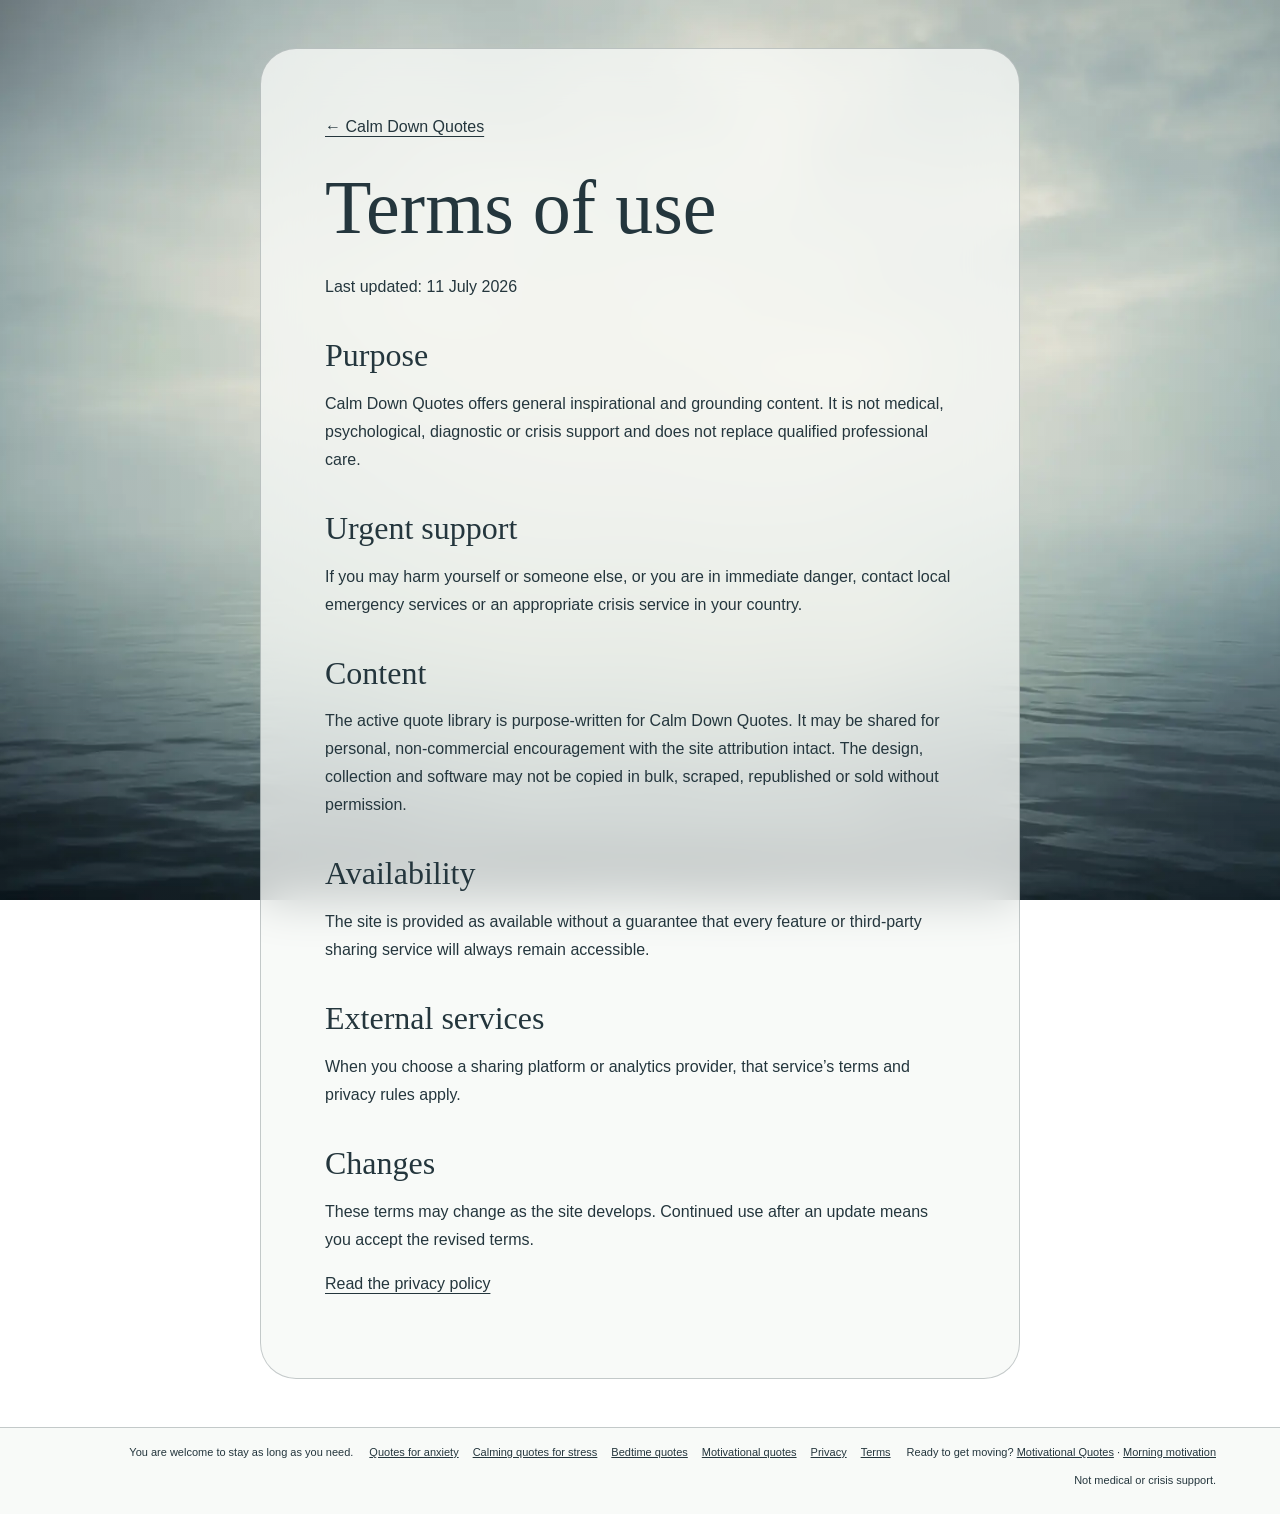
<file: terms.html>
<!doctype html><html lang="en-AU"><head><meta charset="utf-8"><meta name="viewport" content="width=device-width,initial-scale=1"><title>Terms — Calm Down Quotes</title><link rel="canonical" href="https://zero-cool-crash.github.io/calm-down-quotes.github.io/terms.html"><meta name="description" content="Terms of use for Calm Down Quotes, a free collection of calming quotes.">
  <link rel="icon" href="favicon.ico" sizes="any"><link rel="icon" href="icon.svg" type="image/svg+xml"><link rel="apple-touch-icon" href="apple-touch-icon.png"><meta name="robots" content="index,follow"><link rel="stylesheet" href="style.css">  <script defer src="https://static.cloudflareinsights.com/beacon.min.js" data-cf-beacon='{"token": "e2ef8944c808484183336a91832bf2d7"}'></script>
</head><body class="theme-water"><div class="backdrop"></div><main class="legal"><a href="./">← Calm Down Quotes</a><h1>Terms of use</h1><p>Last updated: 11 July 2026</p><h2>Purpose</h2><p>Calm Down Quotes offers general inspirational and grounding content. It is not medical, psychological, diagnostic or crisis support and does not replace qualified professional care.</p><h2>Urgent support</h2><p>If you may harm yourself or someone else, or you are in immediate danger, contact local emergency services or an appropriate crisis service in your country.</p><h2>Content</h2><p>The active quote library is purpose-written for Calm Down Quotes. It may be shared for personal, non-commercial encouragement with the site attribution intact. The design, collection and software may not be copied in bulk, scraped, republished or sold without permission.</p><h2>Availability</h2><p>The site is provided as available without a guarantee that every feature or third-party sharing service will always remain accessible.</p><h2>External services</h2><p>When you choose a sharing platform or analytics provider, that service’s terms and privacy rules apply.</p><h2>Changes</h2><p>These terms may change as the site develops. Continued use after an update means you accept the revised terms.</p><p><a href="privacy.html">Read the privacy policy</a></p></main><footer class="site-footer"><span>You are welcome to stay as long as you need.</span><nav aria-label="Footer navigation"><a href="quotes-for-anxiety/">Quotes for anxiety</a><a href="calming-quotes-for-stress/">Calming quotes for stress</a><a href="bedtime-quotes/">Bedtime quotes</a><a href="motivational-quotes/">Motivational quotes</a><a href="privacy.html">Privacy</a><a href="terms.html">Terms</a></nav><span>Ready to get moving? <a href="https://motivation-daily.pages.dev/">Motivational Quotes</a> · <a href="https://motivation-daily.pages.dev/morning-motivation-quotes">Morning motivation</a></span><span>Not medical or crisis support.</span></footer></body></html>
</file>
<file: style.css>
:root{--ui:"DM Sans",sans-serif;--serif:"Instrument Serif",Georgia,serif}*{box-sizing:border-box}html,body{margin:0;min-height:100%;font-family:var(--ui)}button{font:inherit}.backdrop{position:fixed;inset:0;z-index:-2;background-size:cover;background-position:center}.backdrop:after{content:"";position:absolute;inset:0;background:linear-gradient(180deg,#f5f8f633,#f0f6f307 65%,#1423281a)}body{--ink:#24363d;--muted:#60777d;--accent:#91b4a8;--surface:#f7f9f6c7;--line:#24363d40;color:var(--ink);min-height:100svh;display:flex;flex-direction:column}.theme-dawn{--ink:#153228;--muted:#728675;--accent:#829b85;--surface:#fff9efcf;--line:#1532283d}.theme-dawn .backdrop{background-image:url('dawn-bg.webp'),linear-gradient(135deg,#fbf3e8,#f2cbb2)}.theme-water .backdrop{background-image:url('water-bg.webp'),linear-gradient(#eef3f1,#a8c5c4)}body.theme-moonlight{--ink:#f3efe7;--muted:#b8c8dc;--accent:#dce6ee;--surface:#0b182ac9;--line:#dde8f273}.theme-moonlight .backdrop{background-image:url('moonlight-bg.webp'),linear-gradient(#071321,#284158)}.header{display:flex;align-items:center;justify-content:space-between;padding:32px clamp(24px,5vw,72px);z-index:5}.brand{border:0;background:none;color:inherit;font:clamp(25px,2.1vw,34px) var(--serif);cursor:pointer}.header nav{display:flex;gap:36px}.header nav button{border:0;background:none;color:inherit;opacity:.7;padding:8px 0;cursor:pointer}.header nav .active{opacity:1;border-bottom:1px solid}.header nav span{font-size:11px;border:1px solid var(--line);border-radius:50%;padding:2px 6px}.menu{display:none}main{flex:1}.view{display:none}.view.active{display:flex}.hero{min-height:calc(100svh - 170px);flex-direction:column;justify-content:center;align-items:center;text-align:center;padding:45px 24px 90px}#quote-wrap{max-width:1000px;transition:.22s}#quote-wrap.changing{opacity:0;transform:translateY(6px)}blockquote{margin:0;text-wrap:balance;font:clamp(52px,5.8vw,88px)/1.04 var(--serif);letter-spacing:-.025em}.note{color:var(--muted);font-size:17px}.note:before{content:"";display:block;width:64px;height:1px;margin:28px auto 20px;background:var(--accent)}.actions{display:flex;flex-wrap:wrap;justify-content:center;gap:14px;margin-top:34px}.primary,.secondary,.copy{min-width:190px;min-height:60px;border-radius:999px;padding:16px 28px;cursor:pointer}.primary{border:0;background:var(--accent);color:#18312e}.secondary{border:1px solid var(--line);background:var(--surface);color:inherit;backdrop-filter:blur(16px)}.text-link{margin-top:24px;border:0;background:none;color:inherit;opacity:.68;text-decoration:underline;text-underline-offset:5px;cursor:pointer}.panel{width:min(900px,calc(100% - 48px));margin:auto;padding:64px clamp(24px,6vw,72px);border:1px solid var(--line);border-radius:42px;background:var(--surface);backdrop-filter:blur(24px);text-align:center;flex-direction:column}.eyebrow{text-transform:uppercase;letter-spacing:.18em;font-size:12px;color:var(--muted)}.panel h1,.share-sheet h2{font:clamp(42px,5vw,68px)/1 var(--serif);margin:16px 0}.intro{color:var(--muted)}.feeling-grid{display:grid;grid-template-columns:repeat(2,1fr);gap:14px;margin:36px auto;max-width:640px}.feeling-grid button{border:1px solid var(--line);border-radius:20px;background:#ffffff1f;color:inherit;padding:20px;cursor:pointer}.saved-card{display:flex;justify-content:space-between;gap:20px;border-top:1px solid var(--line);padding:22px 0;text-align:left}.saved-card p{margin:0;font:26px/1.25 var(--serif)}.saved-card button{border:0;background:none;color:inherit;opacity:.6}.themes{position:fixed;left:clamp(24px,5vw,72px);bottom:30px;display:flex;align-items:center;gap:10px}.themes span{font-size:12px;opacity:.55}.themes button{width:18px;height:18px;border-radius:50%;border:1px solid #fff;cursor:pointer}.themes button:nth-of-type(1){background:#efc8aa}.themes button:nth-of-type(2){background:#9dbdb7}.themes button:nth-of-type(3){background:#193048}.themes .selected{transform:scale(1.25);box-shadow:0 0 0 3px var(--surface)}footer{display:flex;justify-content:flex-end;gap:16px;padding:18px clamp(24px,5vw,72px) 28px;font-size:11px;opacity:.6}footer a{color:inherit}.share-layer{position:fixed;inset:0;z-index:20;display:grid;place-items:center;padding:20px;background:#08141c75;backdrop-filter:blur(10px)}.share-layer[hidden]{display:none}.share-sheet{position:relative;width:min(560px,100%);padding:48px;border:1px solid var(--line);border-radius:36px;background:var(--surface);text-align:center;backdrop-filter:blur(30px)}.close{position:absolute;right:18px;top:12px;border:0;background:none;color:inherit;font-size:30px}.share-quote{color:var(--muted);font:23px/1.25 var(--serif)}.share-grid{display:grid;grid-template-columns:repeat(4,1fr);gap:10px}.share-grid button{display:flex;flex-direction:column;align-items:center;gap:8px;padding:12px 4px;border:0;border-radius:18px;background:#ffffff24;color:inherit}.share-grid span{width:42px;height:42px;display:grid;place-items:center;border:1px solid var(--line);border-radius:50%}.copy{width:100%;margin-top:14px;border:0;background:var(--accent);color:#17302d}.share-note{font-size:12px;color:var(--muted)}button:focus-visible{outline:3px solid var(--accent);outline-offset:4px}@media(max-width:720px){.header{padding:24px}.menu{display:block;border:0;background:var(--surface);color:inherit;border-radius:50%;width:44px;height:44px}.header nav{display:none;position:absolute;top:78px;left:20px;right:20px;flex-direction:column;gap:0;padding:18px;background:var(--surface);border-radius:24px;backdrop-filter:blur(24px)}.header nav.open{display:flex}.header nav button{padding:14px}.hero{min-height:calc(100svh - 100px);padding:30px 20px 110px}blockquote{font-size:clamp(42px,12vw,58px)}.actions{flex-direction:column;width:min(100%,360px)}.primary,.secondary{width:100%}.panel{width:calc(100% - 32px);padding:42px 20px;margin-bottom:100px}.feeling-grid{grid-template-columns:1fr}.themes{left:24px;bottom:20px;padding:10px 14px;background:var(--surface);border-radius:999px}footer{display:none}.share-sheet{padding:40px 20px 26px}.share-grid{grid-template-columns:repeat(2,1fr)}}@media(prefers-reduced-motion:reduce){*{transition:none!important;scroll-behavior:auto!important}}
.secondary-copy{background:transparent;color:inherit;border:1px solid var(--line)}.legal{width:min(760px,calc(100% - 32px));margin:48px auto;padding:clamp(28px,6vw,64px);border:1px solid var(--line);border-radius:36px;background:var(--surface);backdrop-filter:blur(24px);line-height:1.75}.legal h1{font:clamp(48px,7vw,76px)/1 var(--serif);margin:28px 0}.legal h2{font:32px/1.15 var(--serif);margin:36px 0 8px}.legal a{color:inherit;text-underline-offset:4px}.legal-home{display:inline-flex;text-decoration:none;margin-top:20px;align-items:center;justify-content:center}

/* 2026-10 growth update */
.sr-only{position:absolute!important;width:1px;height:1px;padding:0;margin:-1px;overflow:hidden;clip:rect(0,0,0,0);white-space:nowrap;border:0}
.panel h2.panel-title{font:clamp(42px,5vw,68px)/1 var(--serif);margin:16px 0}
.explore-strip{display:flex;flex-wrap:wrap;justify-content:center;gap:8px 18px;margin-top:22px;font-size:13px}
.explore-strip a{color:var(--muted);text-underline-offset:4px}
.site-footer{flex-wrap:wrap;align-items:center}
.site-footer nav{display:flex;flex-wrap:wrap;gap:14px}
.share-grid{grid-template-columns:repeat(5,1fr)}
@media(max-width:720px){footer.site-footer{display:flex;justify-content:center;text-align:center;gap:10px 16px;padding:18px 20px 96px}.site-footer nav{justify-content:center}.share-grid{grid-template-columns:repeat(3,1fr)}}
footer.site-footer{opacity:1;color:var(--ink);background:var(--surface);backdrop-filter:blur(16px);border-top:1px solid var(--line)}
</file>
<file: content.css>
/* Article pages (topic pages) — same look as the home page panels */
.header .brand{text-decoration:none}
.content-nav{display:flex!important;gap:18px;font-size:14px}
.content-nav a{color:inherit;text-decoration:none;opacity:.8}
.content-nav a:hover{opacity:1;text-decoration:underline;text-underline-offset:4px}
.article{width:min(820px,calc(100% - 32px));margin:24px auto 64px;padding:clamp(28px,6vw,64px);border:1px solid var(--line);border-radius:36px;background:var(--surface);backdrop-filter:blur(24px);line-height:1.75;font-size:17px}
.article h1{font:clamp(44px,6vw,72px)/1.02 var(--serif);margin:12px 0 18px;letter-spacing:-.02em;text-wrap:balance}
.article h2{font:clamp(30px,3.6vw,40px)/1.1 var(--serif);margin:48px 0 10px}
.article .lead{font-size:19px;color:var(--muted)}
.article a{color:inherit;text-underline-offset:4px}
.breadcrumbs{font-size:13px;color:var(--muted)}
.breadcrumbs a{text-decoration:none}
.jump-links{display:flex;flex-wrap:wrap;gap:8px;margin:20px 0 8px}
.jump-links a{font-size:13px;text-decoration:none;border:1px solid var(--line);border-radius:999px;padding:6px 12px}
.quote-entry{margin:28px 0 34px;padding-top:24px;border-top:1px solid var(--line)}
.quote-entry blockquote{font:clamp(28px,3.4vw,38px)/1.18 var(--serif);text-wrap:pretty;letter-spacing:-.01em}
.quote-entry cite{display:block;margin:10px 0 0;font-style:normal;font-size:14px;color:var(--muted)}
.quote-entry p{margin:10px 0 0;color:var(--ink)}
.share-row{display:flex;flex-wrap:wrap;gap:8px;margin:14px 0 0}
.share-row a,.share-row button{font:500 12px/1 var(--ui);color:var(--muted);text-decoration:none;cursor:pointer;border:1px solid var(--line);border-radius:999px;padding:8px 12px;background:transparent}
.share-row a:hover,.share-row button:hover{color:var(--ink)}
.article ol{padding-left:22px}
.article li{margin:6px 0}
.support-note{margin:36px 0 12px;padding:18px 22px;border:1px solid var(--line);border-radius:22px;font-size:15px}
.support-note p{margin:0}
.small{font-size:13px;color:var(--muted)}
.related{margin-top:48px}
.topic-grid{display:grid;grid-template-columns:repeat(3,1fr);gap:12px}
.topic-card{display:flex;flex-direction:column;gap:10px;padding:20px;border:1px solid var(--line);border-radius:22px;text-decoration:none}
.topic-card strong{font:400 24px/1.1 var(--serif)}
.topic-card span{font-size:13px;color:var(--muted);line-height:1.4}
.back-home{text-align:center;margin-top:36px}
@media(max-width:720px){.content-nav{gap:12px;font-size:13px}.header{flex-wrap:wrap;gap:10px}.topic-grid{grid-template-columns:1fr}.article{margin-bottom:40px}}
@media(max-width:720px){.content-nav{gap:14px!important;position:static!important;flex-direction:row!important;flex-wrap:wrap;padding:0!important;background:none!important;backdrop-filter:none!important;width:100%}}
</file>
